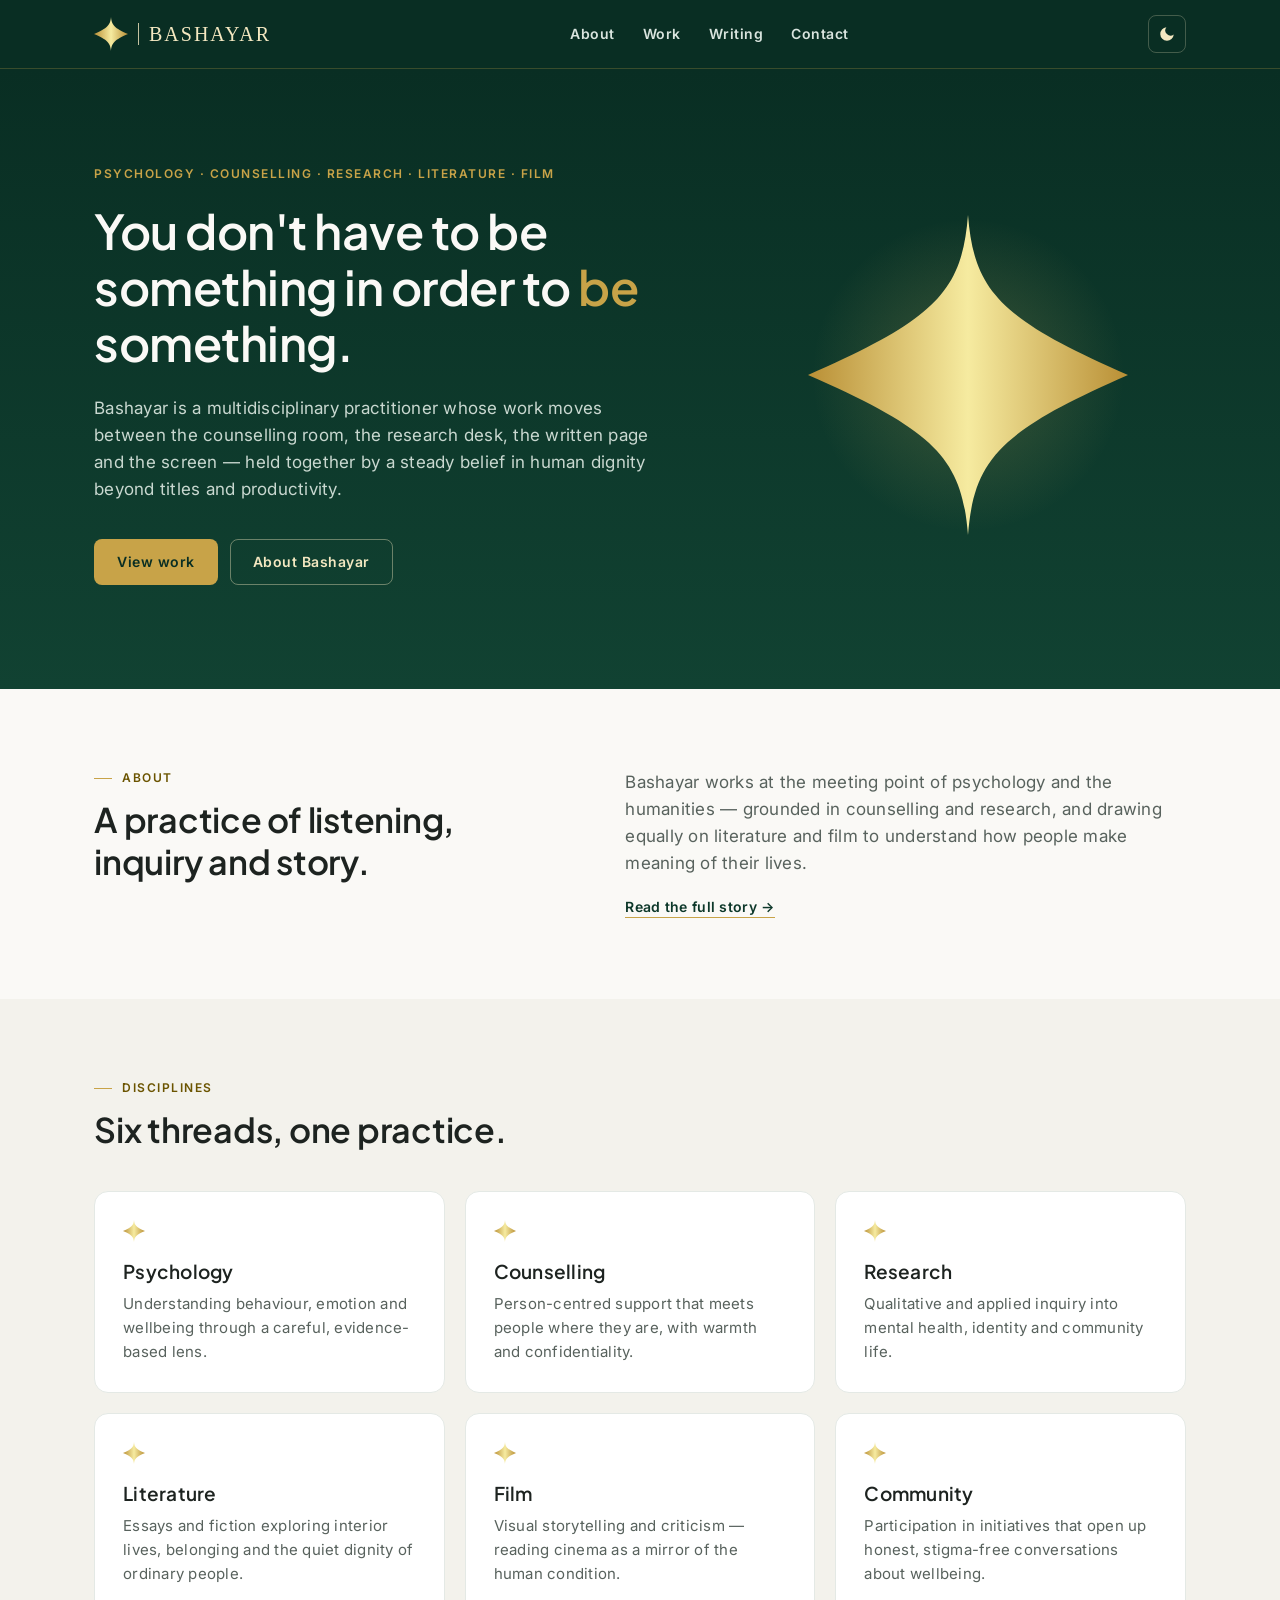
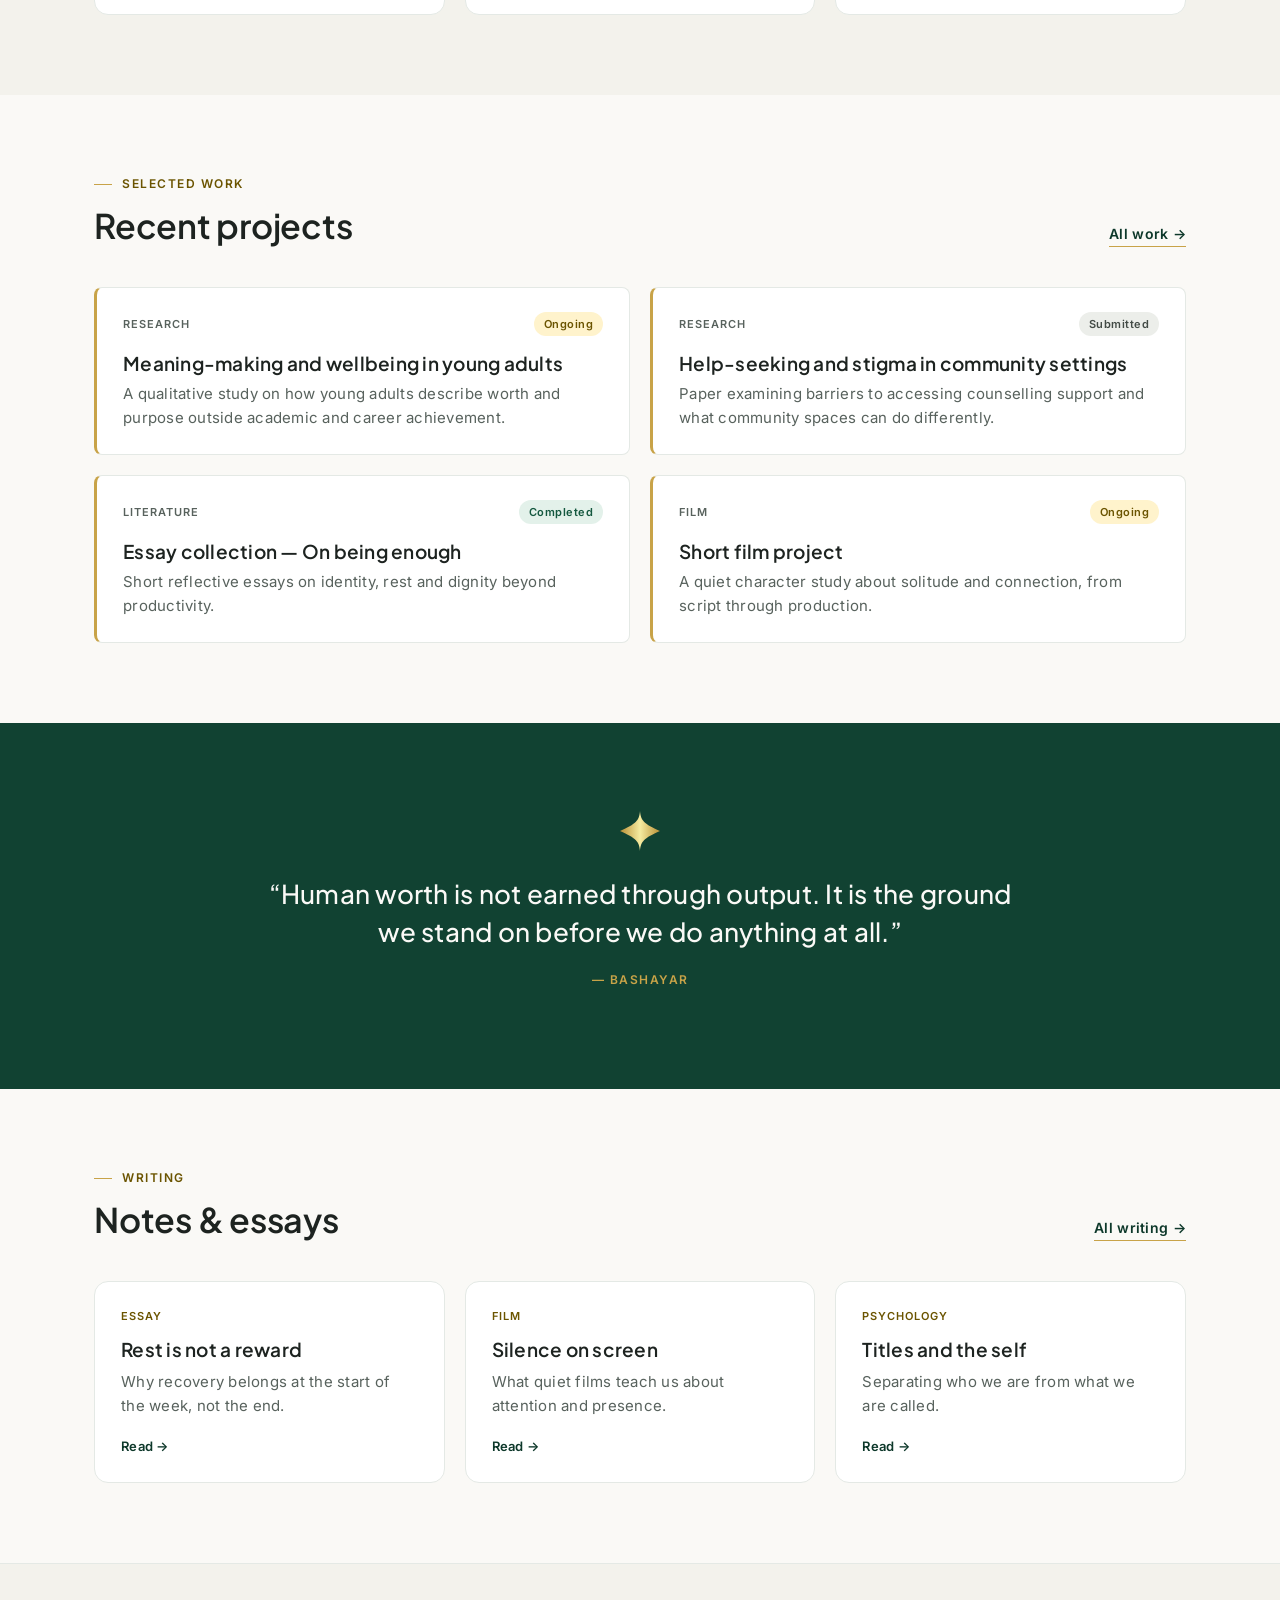
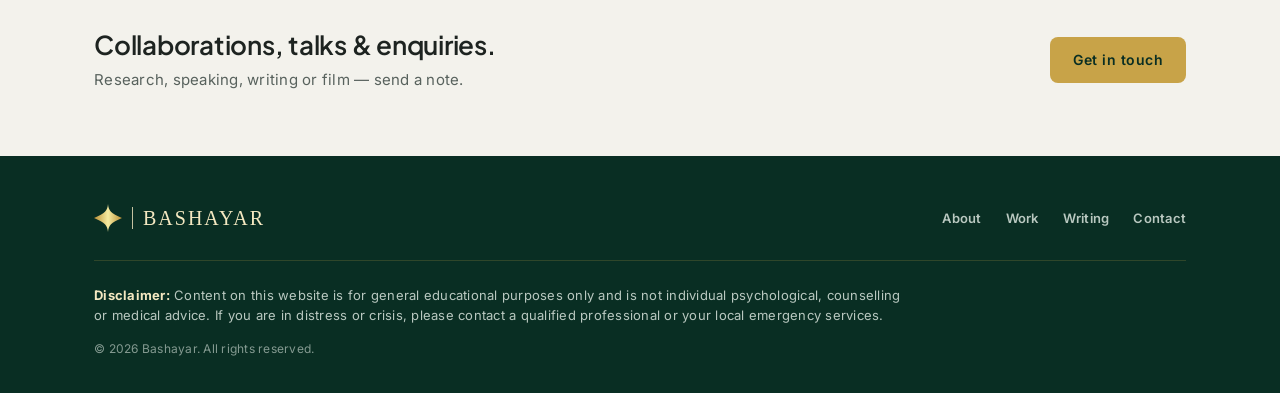
<file: index.html>
<!DOCTYPE html>
<html lang="en" data-theme="light">
<head>
<meta charset="utf-8">
<meta name="viewport" content="width=device-width, initial-scale=1">
<title>Bashayar — Psychology, Research, Literature & Film</title>
<meta name="description" content="Bashayar — a multidisciplinary practice spanning psychology, counselling, research, literature, film and community work.">
<meta property="og:title" content="Bashayar — Psychology, Research, Literature & Film">
<meta property="og:description" content="Bashayar — a multidisciplinary practice spanning psychology, counselling, research, literature, film and community work.">
<meta property="og:image" content="assets/og-image.jpg">
<link rel="icon" href="favicon.svg" type="image/svg+xml">
<link rel="preconnect" href="https://fonts.googleapis.com">
<link rel="preconnect" href="https://fonts.gstatic.com" crossorigin>
<link href="https://fonts.googleapis.com/css2?family=Inter:wght@400;500;600&family=Plus+Jakarta+Sans:wght@500;600&display=swap" rel="stylesheet">
<link rel="stylesheet" href="styles.css">
<script>try{var t=localStorage.getItem('theme');if(t)document.documentElement.dataset.theme=t;else if(matchMedia('(prefers-color-scheme: dark)').matches)document.documentElement.dataset.theme='dark'}catch(e){}</script>
</head>
<body>
<a class="skip" href="#main">Skip to content</a>
<header class="nav">
  <div class="wrap nav-in">
    <a href="index.html" class="brand" aria-label="Bashayar home">
      <img src="assets/star.svg" alt="" width="34" height="34"><span class="brand-bar"></span><span class="brand-word">BASHAYAR</span>
    </a>
    <nav id="menu" class="menu" aria-label="Primary">
      <a href="about.html">About</a>
      <a href="work.html">Work</a>
      <a href="writing.html">Writing</a>
      <a href="contact.html">Contact</a>
    </nav>
    <div class="nav-actions">
      <button class="icon-btn" id="themeBtn" aria-label="Toggle dark mode">
        <svg viewBox="0 0 24 24" width="18" height="18" aria-hidden="true"><path fill="currentColor" d="M21 12.8A9 9 0 1 1 11.2 3a7 7 0 0 0 9.8 9.8Z"/></svg>
      </button>
      <button class="icon-btn menu-btn" id="menuBtn" aria-label="Open menu" aria-expanded="false" aria-controls="menu">
        <svg viewBox="0 0 24 24" width="20" height="20" aria-hidden="true"><path fill="currentColor" d="M3 6h18v2H3zm0 5h18v2H3zm0 5h18v2H3z"/></svg>
      </button>
    </div>
  </div>
</header>

<main id="main">
  <section class="hero">
    <div class="wrap hero-in">
      <div class="hero-text reveal">
        <p class="eyebrow">Psychology · Counselling · Research · Literature · Film</p>
        <h1>You don't have to be something in order to <em>be</em> something.</h1>
        <p class="lead">Bashayar is a multidisciplinary practitioner whose work moves between the counselling room, the research desk, the written page and the screen — held together by a steady belief in human dignity beyond titles and productivity.</p>
        <div class="cta-row">
          <a class="btn btn-primary" href="work.html">View work</a>
          <a class="btn btn-ghost" href="about.html">About Bashayar</a>
        </div>
      </div>
      <div class="hero-mark reveal" aria-hidden="true"><img src="assets/star.svg" alt=""></div>
    </div>
  </section>

  <section class="section">
    <div class="wrap grid-2">
      <div class="reveal">
        <p class="label">About</p>
        <h2>A practice of listening, inquiry and story.</h2>
      </div>
      <div class="prose reveal">
        <p>Bashayar works at the meeting point of psychology and the humanities — grounded in counselling and research, and drawing equally on literature and film to understand how people make meaning of their lives.</p>
        <a class="text-link" href="about.html">Read the full story →</a>
      </div>
    </div>
  </section>

  <section class="section alt">
    <div class="wrap">
      <div class="head reveal"><p class="label">Disciplines</p><h2>Six threads, one practice.</h2></div>
      <div class="cards">
        <article class="card reveal"><span class="card-star"></span><h3>Psychology</h3><p>Understanding behaviour, emotion and wellbeing through a careful, evidence-based lens.</p></article>
        <article class="card reveal"><span class="card-star"></span><h3>Counselling</h3><p>Person-centred support that meets people where they are, with warmth and confidentiality.</p></article>
        <article class="card reveal"><span class="card-star"></span><h3>Research</h3><p>Qualitative and applied inquiry into mental health, identity and community life.</p></article>
        <article class="card reveal"><span class="card-star"></span><h3>Literature</h3><p>Essays and fiction exploring interior lives, belonging and the quiet dignity of ordinary people.</p></article>
        <article class="card reveal"><span class="card-star"></span><h3>Film</h3><p>Visual storytelling and criticism — reading cinema as a mirror of the human condition.</p></article>
        <article class="card reveal"><span class="card-star"></span><h3>Community</h3><p>Participation in initiatives that open up honest, stigma-free conversations about wellbeing.</p></article>
      </div>
    </div>
  </section>

  <section class="section">
    <div class="wrap">
      <div class="head head-row reveal">
        <div><p class="label">Selected work</p><h2>Recent projects</h2></div>
        <a class="text-link" href="work.html">All work →</a>
      </div>
      <div class="work-list">
        <article class="work reveal" data-cat="research">
          <div class="work-meta"><span class="tag">Research</span><span class="pill ongoing">Ongoing</span></div>
          <h3>Meaning-making and wellbeing in young adults</h3>
          <p>A qualitative study on how young adults describe worth and purpose outside academic and career achievement.</p>
        </article>
        <article class="work reveal" data-cat="research">
          <div class="work-meta"><span class="tag">Research</span><span class="pill submitted">Submitted</span></div>
          <h3>Help-seeking and stigma in community settings</h3>
          <p>Paper examining barriers to accessing counselling support and what community spaces can do differently.</p>
        </article>
        <article class="work reveal" data-cat="writing">
          <div class="work-meta"><span class="tag">Literature</span><span class="pill completed">Completed</span></div>
          <h3>Essay collection — On being enough</h3>
          <p>Short reflective essays on identity, rest and dignity beyond productivity.</p>
        </article>
        <article class="work reveal" data-cat="film">
          <div class="work-meta"><span class="tag">Film</span><span class="pill ongoing">Ongoing</span></div>
          <h3>Short film project</h3>
          <p>A quiet character study about solitude and connection, from script through production.</p>
        </article>
      </div>
    </div>
  </section>

  <section class="quote-band">
    <div class="wrap reveal">
      <img src="assets/star.svg" alt="" width="40" height="40">
      <!-- EDIT: replace with a real quote -->
      <blockquote>“Human worth is not earned through output. It is the ground we stand on before we do anything at all.”</blockquote>
      <p class="label light">— Bashayar</p>
    </div>
  </section>

  <section class="section">
    <div class="wrap">
      <div class="head head-row reveal">
        <div><p class="label">Writing</p><h2>Notes &amp; essays</h2></div>
        <a class="text-link" href="writing.html">All writing →</a>
      </div>
      <div class="posts">
        <a class="post reveal" href="post-rest-is-not-a-reward.html" data-cat="essay"><span class="post-date">Essay</span><h3>Rest is not a reward</h3><p>Why recovery belongs at the start of the week, not the end.</p><span class="more">Read →</span></a>
        <a class="post reveal" href="#" data-cat="film"><span class="post-date">Film</span><h3>Silence on screen</h3><p>What quiet films teach us about attention and presence.</p><span class="more">Read →</span></a>
        <a class="post reveal" href="#" data-cat="psychology"><span class="post-date">Psychology</span><h3>Titles and the self</h3><p>Separating who we are from what we are called.</p><span class="more">Read →</span></a>
      </div>
    </div>
  </section>

  <section class="cta-band">
    <div class="wrap cta-in reveal">
      <div>
        <h2>Collaborations, talks &amp; enquiries.</h2>
        <p>Research, speaking, writing or film — send a note.</p>
      </div>
      <a class="btn btn-primary" href="contact.html">Get in touch</a>
    </div>
  </section>
</main>

<footer class="footer">
  <div class="wrap">
    <div class="foot-top">
      <a href="index.html" class="brand light"><img src="assets/star.svg" alt="" width="28" height="28"><span class="brand-bar"></span><span class="brand-word">BASHAYAR</span></a>
      <nav class="foot-links" aria-label="Footer"><a href="about.html">About</a><a href="work.html">Work</a><a href="writing.html">Writing</a><a href="contact.html">Contact</a></nav>
    </div>
    <p class="disclaimer"><strong>Disclaimer:</strong> Content on this website is for general educational purposes only and is not individual psychological, counselling or medical advice. If you are in distress or crisis, please contact a qualified professional or your local emergency services.</p>
    <p class="copy">© <span id="yr"></span> Bashayar. All rights reserved.</p>
  </div>
</footer>
<script src="main.js"></script>
</body>
</html>
</file>
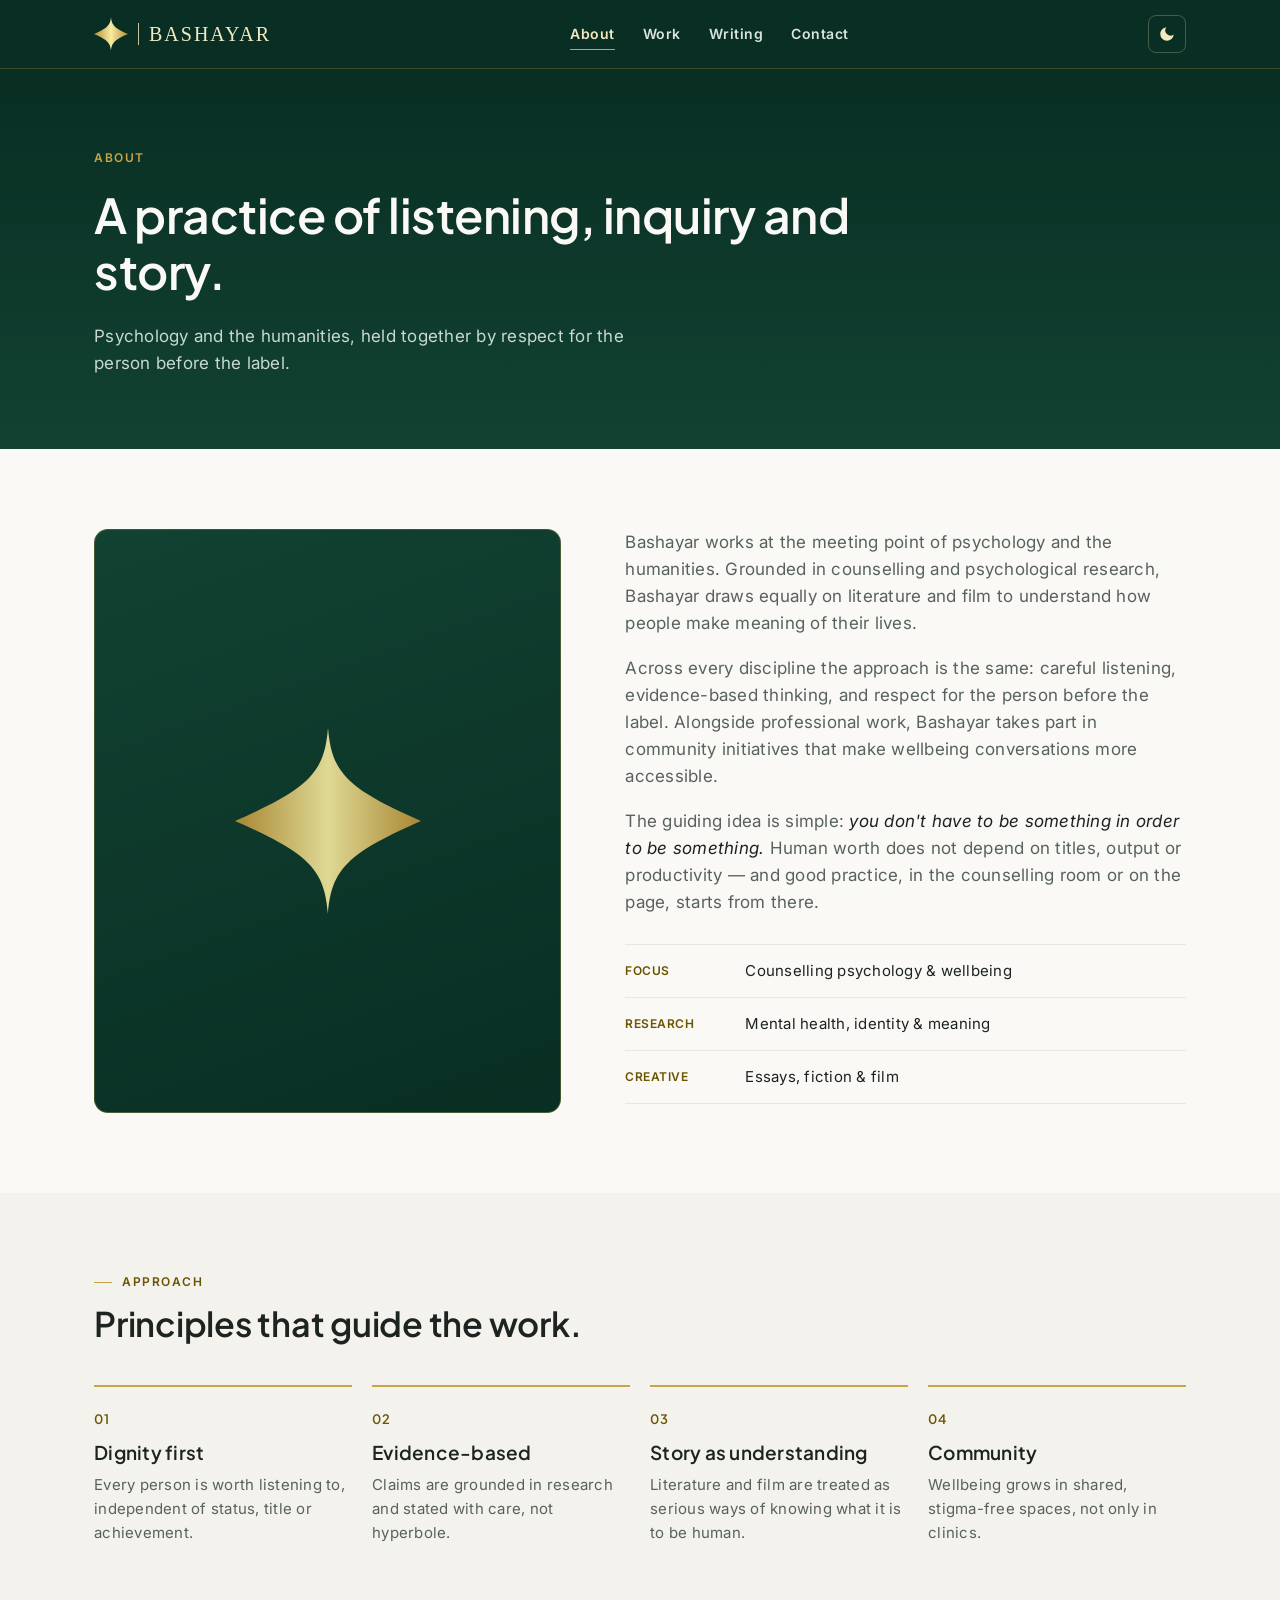
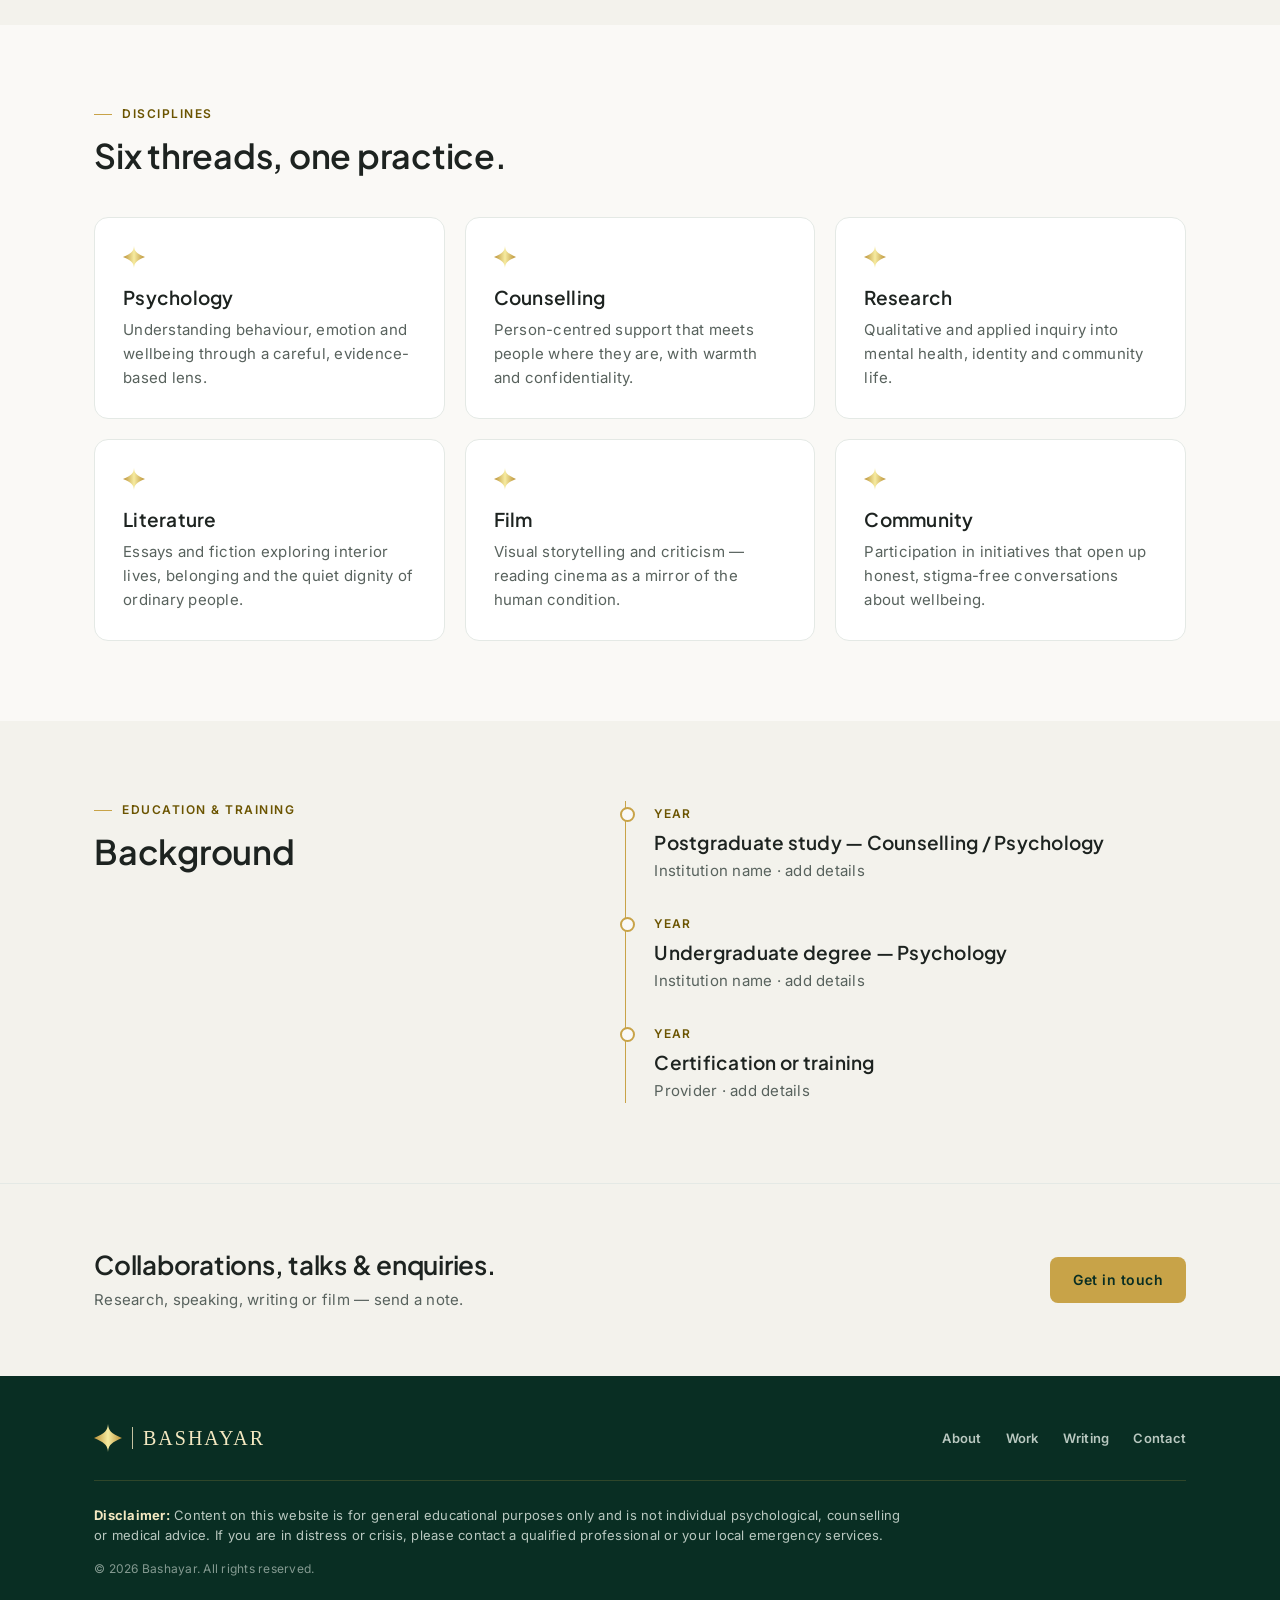
<file: about.html>
<!DOCTYPE html>
<html lang="en" data-theme="light">
<head>
<meta charset="utf-8">
<meta name="viewport" content="width=device-width, initial-scale=1">
<title>About — Bashayar</title>
<meta name="description" content="About Bashayar: psychology, counselling, research, literature, film and community work.">
<meta property="og:title" content="About — Bashayar">
<meta property="og:description" content="About Bashayar: psychology, counselling, research, literature, film and community work.">
<meta property="og:image" content="assets/og-image.jpg">
<link rel="icon" href="favicon.svg" type="image/svg+xml">
<link rel="preconnect" href="https://fonts.googleapis.com">
<link rel="preconnect" href="https://fonts.gstatic.com" crossorigin>
<link href="https://fonts.googleapis.com/css2?family=Inter:wght@400;500;600&family=Plus+Jakarta+Sans:wght@500;600&display=swap" rel="stylesheet">
<link rel="stylesheet" href="styles.css">
<script>try{var t=localStorage.getItem('theme');if(t)document.documentElement.dataset.theme=t;else if(matchMedia('(prefers-color-scheme: dark)').matches)document.documentElement.dataset.theme='dark'}catch(e){}</script>
</head>
<body>
<a class="skip" href="#main">Skip to content</a>
<header class="nav">
  <div class="wrap nav-in">
    <a href="index.html" class="brand" aria-label="Bashayar home">
      <img src="assets/star.svg" alt="" width="34" height="34"><span class="brand-bar"></span><span class="brand-word">BASHAYAR</span>
    </a>
    <nav id="menu" class="menu" aria-label="Primary">
      <a href="about.html" class="active" aria-current="page">About</a>
      <a href="work.html">Work</a>
      <a href="writing.html">Writing</a>
      <a href="contact.html">Contact</a>
    </nav>
    <div class="nav-actions">
      <button class="icon-btn" id="themeBtn" aria-label="Toggle dark mode">
        <svg viewBox="0 0 24 24" width="18" height="18" aria-hidden="true"><path fill="currentColor" d="M21 12.8A9 9 0 1 1 11.2 3a7 7 0 0 0 9.8 9.8Z"/></svg>
      </button>
      <button class="icon-btn menu-btn" id="menuBtn" aria-label="Open menu" aria-expanded="false" aria-controls="menu">
        <svg viewBox="0 0 24 24" width="20" height="20" aria-hidden="true"><path fill="currentColor" d="M3 6h18v2H3zm0 5h18v2H3zm0 5h18v2H3z"/></svg>
      </button>
    </div>
  </div>
</header>

<main id="main">
  <section class="page-hero">
    <div class="wrap reveal">
      <p class="eyebrow">About</p>
      <h1>A practice of listening, inquiry and story.</h1>
      <p class="lead">Psychology and the humanities, held together by respect for the person before the label.</p>
    </div>
  </section>

  <section class="section">
    <div class="wrap grid-2">
      <div class="reveal portrait">
        <!-- EDIT: replace with a portrait: <img src="assets/portrait.jpg" alt="Portrait of Bashayar"> -->
        <div class="portrait-ph"><img src="assets/star.svg" alt=""></div>
      </div>
      <div class="prose reveal">
        <p>Bashayar works at the meeting point of psychology and the humanities. Grounded in counselling and psychological research, Bashayar draws equally on literature and film to understand how people make meaning of their lives.</p>
        <p>Across every discipline the approach is the same: careful listening, evidence-based thinking, and respect for the person before the label. Alongside professional work, Bashayar takes part in community initiatives that make wellbeing conversations more accessible.</p>
        <p>The guiding idea is simple: <em>you don't have to be something in order to be something.</em> Human worth does not depend on titles, output or productivity — and good practice, in the counselling room or on the page, starts from there.</p>
        <ul class="facts">
          <li><span>Focus</span>Counselling psychology &amp; wellbeing</li>
          <li><span>Research</span>Mental health, identity &amp; meaning</li>
          <li><span>Creative</span>Essays, fiction &amp; film</li>
        </ul>
      </div>
    </div>
  </section>

  <section class="section alt">
    <div class="wrap">
      <div class="head reveal"><p class="label">Approach</p><h2>Principles that guide the work.</h2></div>
      <div class="values">
        <div class="value reveal"><span class="num">01</span><h3>Dignity first</h3><p>Every person is worth listening to, independent of status, title or achievement.</p></div>
        <div class="value reveal"><span class="num">02</span><h3>Evidence-based</h3><p>Claims are grounded in research and stated with care, not hyperbole.</p></div>
        <div class="value reveal"><span class="num">03</span><h3>Story as understanding</h3><p>Literature and film are treated as serious ways of knowing what it is to be human.</p></div>
        <div class="value reveal"><span class="num">04</span><h3>Community</h3><p>Wellbeing grows in shared, stigma-free spaces, not only in clinics.</p></div>
      </div>
    </div>
  </section>

  <section class="section">
    <div class="wrap">
      <div class="head reveal"><p class="label">Disciplines</p><h2>Six threads, one practice.</h2></div>
      <div class="cards">
        <article class="card reveal"><span class="card-star"></span><h3>Psychology</h3><p>Understanding behaviour, emotion and wellbeing through a careful, evidence-based lens.</p></article>
        <article class="card reveal"><span class="card-star"></span><h3>Counselling</h3><p>Person-centred support that meets people where they are, with warmth and confidentiality.</p></article>
        <article class="card reveal"><span class="card-star"></span><h3>Research</h3><p>Qualitative and applied inquiry into mental health, identity and community life.</p></article>
        <article class="card reveal"><span class="card-star"></span><h3>Literature</h3><p>Essays and fiction exploring interior lives, belonging and the quiet dignity of ordinary people.</p></article>
        <article class="card reveal"><span class="card-star"></span><h3>Film</h3><p>Visual storytelling and criticism — reading cinema as a mirror of the human condition.</p></article>
        <article class="card reveal"><span class="card-star"></span><h3>Community</h3><p>Participation in initiatives that open up honest, stigma-free conversations about wellbeing.</p></article>
      </div>
    </div>
  </section>

  <section class="section alt">
    <div class="wrap grid-2">
      <div class="reveal"><p class="label">Education &amp; training</p><h2>Background</h2></div>
      <!-- EDIT: replace with real qualifications, institutions and years -->
      <ol class="timeline reveal">
        <li><span class="t-year">Year</span><h3>Postgraduate study — Counselling / Psychology</h3><p>Institution name · add details</p></li>
        <li><span class="t-year">Year</span><h3>Undergraduate degree — Psychology</h3><p>Institution name · add details</p></li>
        <li><span class="t-year">Year</span><h3>Certification or training</h3><p>Provider · add details</p></li>
      </ol>
    </div>
  </section>

  <section class="cta-band">
    <div class="wrap cta-in reveal">
      <div>
        <h2>Collaborations, talks &amp; enquiries.</h2>
        <p>Research, speaking, writing or film — send a note.</p>
      </div>
      <a class="btn btn-primary" href="contact.html">Get in touch</a>
    </div>
  </section>
</main>

<footer class="footer">
  <div class="wrap">
    <div class="foot-top">
      <a href="index.html" class="brand light"><img src="assets/star.svg" alt="" width="28" height="28"><span class="brand-bar"></span><span class="brand-word">BASHAYAR</span></a>
      <nav class="foot-links" aria-label="Footer"><a href="about.html">About</a><a href="work.html">Work</a><a href="writing.html">Writing</a><a href="contact.html">Contact</a></nav>
    </div>
    <p class="disclaimer"><strong>Disclaimer:</strong> Content on this website is for general educational purposes only and is not individual psychological, counselling or medical advice. If you are in distress or crisis, please contact a qualified professional or your local emergency services.</p>
    <p class="copy">© <span id="yr"></span> Bashayar. All rights reserved.</p>
  </div>
</footer>
<script src="main.js"></script>
</body>
</html>
</file>
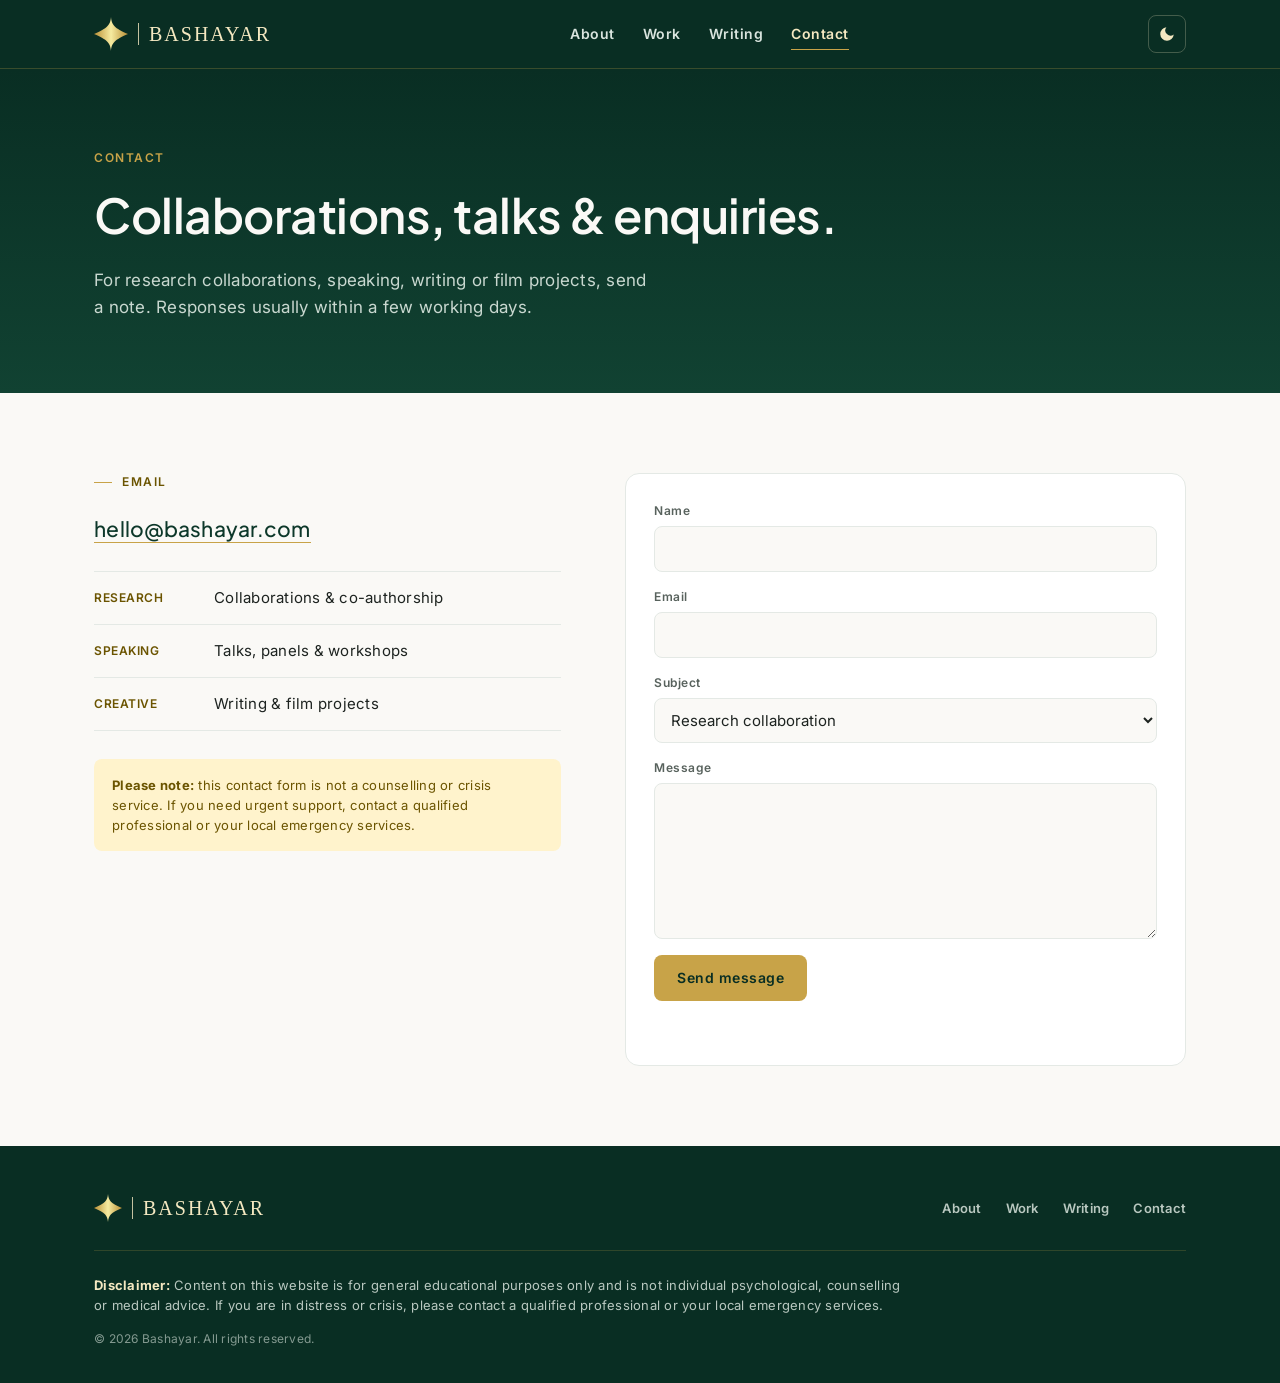
<file: contact.html>
<!DOCTYPE html>
<html lang="en" data-theme="light">
<head>
<meta charset="utf-8">
<meta name="viewport" content="width=device-width, initial-scale=1">
<title>Contact — Bashayar</title>
<meta name="description" content="Contact Bashayar for research collaborations, talks, writing and film projects.">
<meta property="og:title" content="Contact — Bashayar">
<meta property="og:description" content="Contact Bashayar for research collaborations, talks, writing and film projects.">
<meta property="og:image" content="assets/og-image.jpg">
<link rel="icon" href="favicon.svg" type="image/svg+xml">
<link rel="preconnect" href="https://fonts.googleapis.com">
<link rel="preconnect" href="https://fonts.gstatic.com" crossorigin>
<link href="https://fonts.googleapis.com/css2?family=Inter:wght@400;500;600&family=Plus+Jakarta+Sans:wght@500;600&display=swap" rel="stylesheet">
<link rel="stylesheet" href="styles.css">
<script>try{var t=localStorage.getItem('theme');if(t)document.documentElement.dataset.theme=t;else if(matchMedia('(prefers-color-scheme: dark)').matches)document.documentElement.dataset.theme='dark'}catch(e){}</script>
</head>
<body>
<a class="skip" href="#main">Skip to content</a>
<header class="nav">
  <div class="wrap nav-in">
    <a href="index.html" class="brand" aria-label="Bashayar home">
      <img src="assets/star.svg" alt="" width="34" height="34"><span class="brand-bar"></span><span class="brand-word">BASHAYAR</span>
    </a>
    <nav id="menu" class="menu" aria-label="Primary">
      <a href="about.html">About</a>
      <a href="work.html">Work</a>
      <a href="writing.html">Writing</a>
      <a href="contact.html" class="active" aria-current="page">Contact</a>
    </nav>
    <div class="nav-actions">
      <button class="icon-btn" id="themeBtn" aria-label="Toggle dark mode">
        <svg viewBox="0 0 24 24" width="18" height="18" aria-hidden="true"><path fill="currentColor" d="M21 12.8A9 9 0 1 1 11.2 3a7 7 0 0 0 9.8 9.8Z"/></svg>
      </button>
      <button class="icon-btn menu-btn" id="menuBtn" aria-label="Open menu" aria-expanded="false" aria-controls="menu">
        <svg viewBox="0 0 24 24" width="20" height="20" aria-hidden="true"><path fill="currentColor" d="M3 6h18v2H3zm0 5h18v2H3zm0 5h18v2H3z"/></svg>
      </button>
    </div>
  </div>
</header>

<main id="main">
  <section class="page-hero">
    <div class="wrap reveal">
      <p class="eyebrow">Contact</p>
      <h1>Collaborations, talks &amp; enquiries.</h1>
      <p class="lead">For research collaborations, speaking, writing or film projects, send a note. Responses usually within a few working days.</p>
    </div>
  </section>

  <section class="section">
    <div class="wrap grid-2">
      <div class="reveal">
        <p class="label">Email</p>
        <!-- EDIT: set real email (the form sends to this address) -->
        <p class="contact-line"><a id="contactEmail" href="mailto:hello@bashayar.com">hello@bashayar.com</a></p>
        <ul class="facts">
          <li><span>Research</span>Collaborations &amp; co-authorship</li>
          <li><span>Speaking</span>Talks, panels &amp; workshops</li>
          <li><span>Creative</span>Writing &amp; film projects</li>
        </ul>
        <div class="notice">
          <strong>Please note:</strong> this contact form is not a counselling or crisis service. If you need urgent support, contact a qualified professional or your local emergency services.
        </div>
      </div>
      <form class="form reveal" id="contactForm">
        <label>Name<input name="name" required autocomplete="name"></label>
        <label>Email<input name="email" type="email" required autocomplete="email"></label>
        <label>Subject
          <select name="subject"><option>Research collaboration</option><option>Speaking / talk</option><option>Writing</option><option>Film</option><option>Other</option></select>
        </label>
        <label>Message<textarea name="message" rows="6" required></textarea></label>
        <button class="btn btn-primary" type="submit">Send message</button>
        <p class="form-note" id="formNote" role="status"></p>
      </form>
    </div>
  </section>
</main>

<footer class="footer">
  <div class="wrap">
    <div class="foot-top">
      <a href="index.html" class="brand light"><img src="assets/star.svg" alt="" width="28" height="28"><span class="brand-bar"></span><span class="brand-word">BASHAYAR</span></a>
      <nav class="foot-links" aria-label="Footer"><a href="about.html">About</a><a href="work.html">Work</a><a href="writing.html">Writing</a><a href="contact.html">Contact</a></nav>
    </div>
    <p class="disclaimer"><strong>Disclaimer:</strong> Content on this website is for general educational purposes only and is not individual psychological, counselling or medical advice. If you are in distress or crisis, please contact a qualified professional or your local emergency services.</p>
    <p class="copy">© <span id="yr"></span> Bashayar. All rights reserved.</p>
  </div>
</footer>
<script src="main.js"></script>
</body>
</html>
</file>
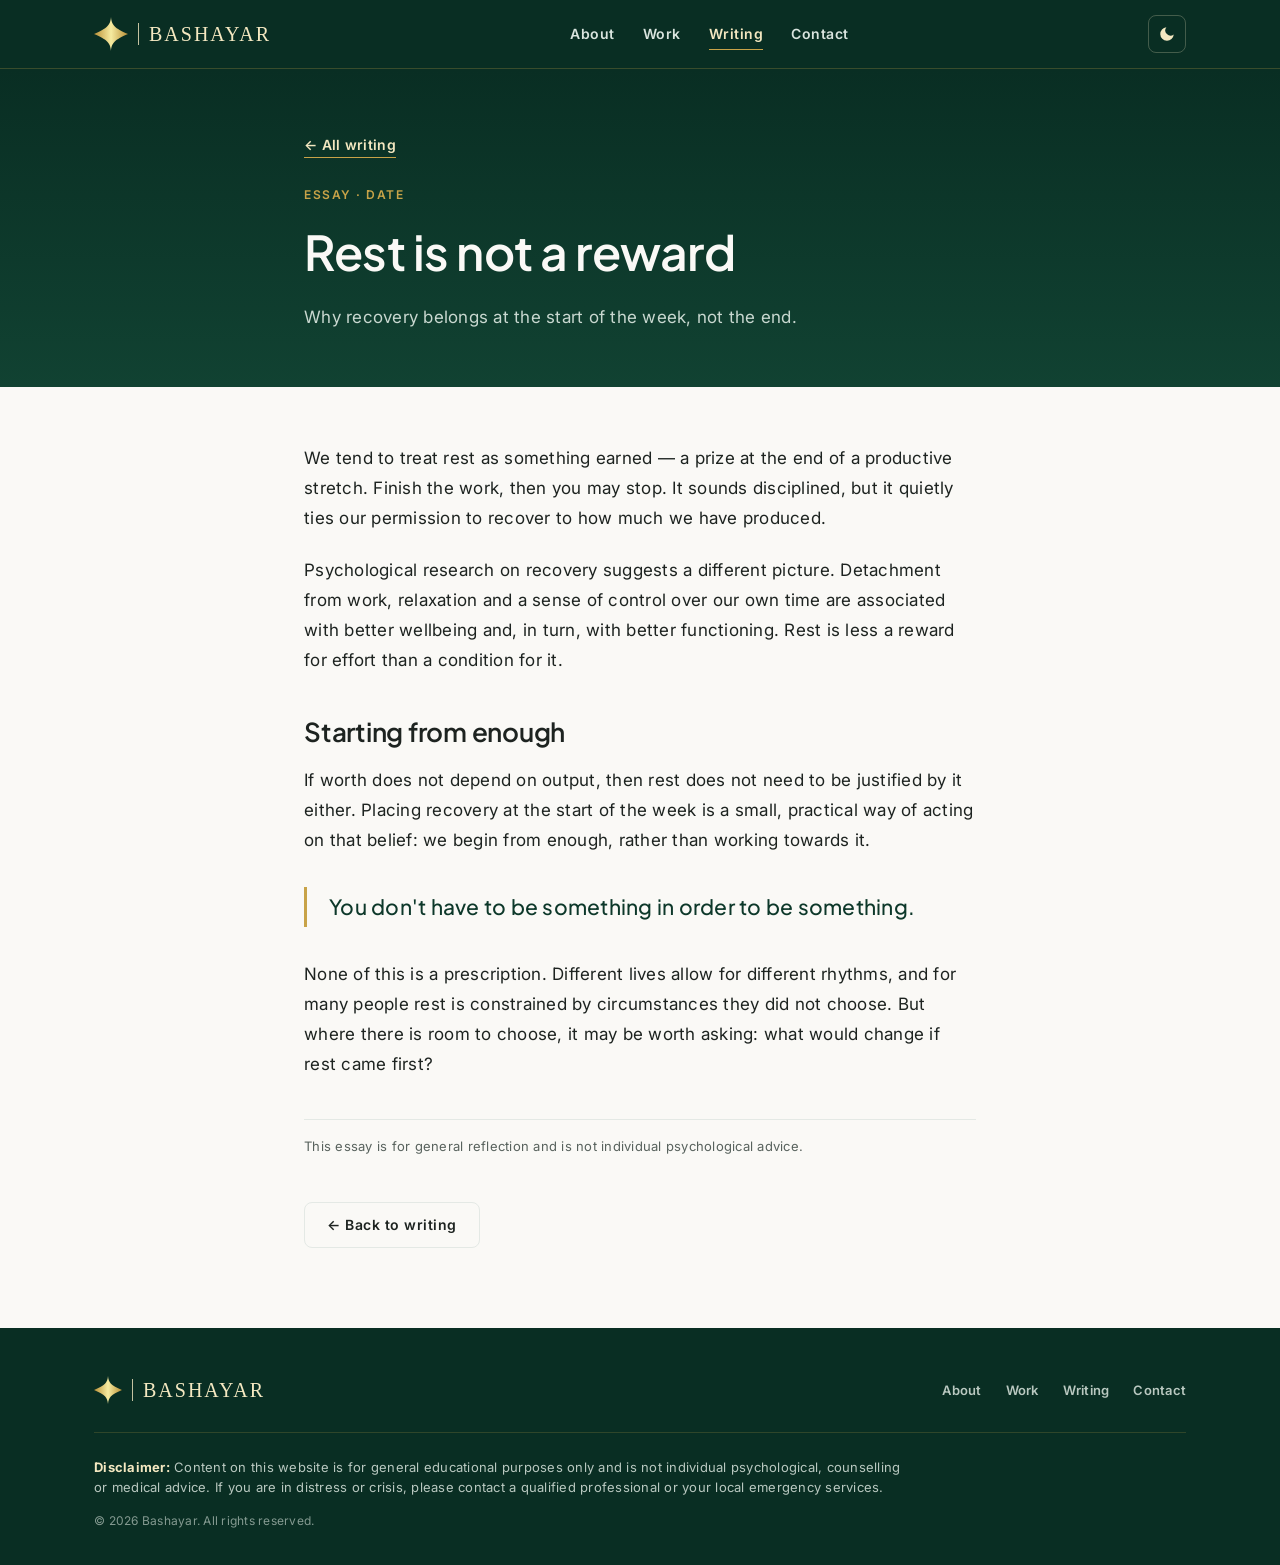
<file: post-rest-is-not-a-reward.html>
<!DOCTYPE html>
<html lang="en" data-theme="light">
<head>
<meta charset="utf-8">
<meta name="viewport" content="width=device-width, initial-scale=1">
<title>Rest is not a reward — Bashayar</title>
<meta name="description" content="Why recovery belongs at the start of the week, not the end.">
<meta property="og:title" content="Rest is not a reward — Bashayar">
<meta property="og:description" content="Why recovery belongs at the start of the week, not the end.">
<meta property="og:image" content="assets/og-image.jpg">
<link rel="icon" href="favicon.svg" type="image/svg+xml">
<link rel="preconnect" href="https://fonts.googleapis.com">
<link rel="preconnect" href="https://fonts.gstatic.com" crossorigin>
<link href="https://fonts.googleapis.com/css2?family=Inter:wght@400;500;600&family=Plus+Jakarta+Sans:wght@500;600&display=swap" rel="stylesheet">
<link rel="stylesheet" href="styles.css">
<script>try{var t=localStorage.getItem('theme');if(t)document.documentElement.dataset.theme=t;else if(matchMedia('(prefers-color-scheme: dark)').matches)document.documentElement.dataset.theme='dark'}catch(e){}</script>
</head>
<body>
<a class="skip" href="#main">Skip to content</a>
<header class="nav">
  <div class="wrap nav-in">
    <a href="index.html" class="brand" aria-label="Bashayar home">
      <img src="assets/star.svg" alt="" width="34" height="34"><span class="brand-bar"></span><span class="brand-word">BASHAYAR</span>
    </a>
    <nav id="menu" class="menu" aria-label="Primary">
      <a href="about.html">About</a>
      <a href="work.html">Work</a>
      <a href="writing.html" class="active" aria-current="page">Writing</a>
      <a href="contact.html">Contact</a>
    </nav>
    <div class="nav-actions">
      <button class="icon-btn" id="themeBtn" aria-label="Toggle dark mode">
        <svg viewBox="0 0 24 24" width="18" height="18" aria-hidden="true"><path fill="currentColor" d="M21 12.8A9 9 0 1 1 11.2 3a7 7 0 0 0 9.8 9.8Z"/></svg>
      </button>
      <button class="icon-btn menu-btn" id="menuBtn" aria-label="Open menu" aria-expanded="false" aria-controls="menu">
        <svg viewBox="0 0 24 24" width="20" height="20" aria-hidden="true"><path fill="currentColor" d="M3 6h18v2H3zm0 5h18v2H3zm0 5h18v2H3z"/></svg>
      </button>
    </div>
  </div>
</header>

<main id="main">
  <article class="article">
    <header class="article-head">
      <div class="wrap-narrow reveal">
        <a class="text-link back" href="writing.html">← All writing</a>
        <p class="eyebrow">Essay · <!-- EDIT: date -->Date</p>
        <h1>Rest is not a reward</h1>
        <p class="lead">Why recovery belongs at the start of the week, not the end.</p>
      </div>
    </header>
    <!-- EDIT: article body. This file is the template for every post. -->
    <div class="wrap-narrow article-body reveal">
      <p>We tend to treat rest as something earned — a prize at the end of a productive stretch. Finish the work, then you may stop. It sounds disciplined, but it quietly ties our permission to recover to how much we have produced.</p>
      <p>Psychological research on recovery suggests a different picture. Detachment from work, relaxation and a sense of control over our own time are associated with better wellbeing and, in turn, with better functioning. Rest is less a reward for effort than a condition for it.</p>
      <h2>Starting from enough</h2>
      <p>If worth does not depend on output, then rest does not need to be justified by it either. Placing recovery at the start of the week is a small, practical way of acting on that belief: we begin from enough, rather than working towards it.</p>
      <blockquote>You don't have to be something in order to be something.</blockquote>
      <p>None of this is a prescription. Different lives allow for different rhythms, and for many people rest is constrained by circumstances they did not choose. But where there is room to choose, it may be worth asking: what would change if rest came first?</p>
      <p class="article-note">This essay is for general reflection and is not individual psychological advice.</p>
    </div>
    <footer class="wrap-narrow article-foot">
      <a class="btn btn-outline" href="writing.html">← Back to writing</a>
    </footer>
  </article>
</main>

<footer class="footer">
  <div class="wrap">
    <div class="foot-top">
      <a href="index.html" class="brand light"><img src="assets/star.svg" alt="" width="28" height="28"><span class="brand-bar"></span><span class="brand-word">BASHAYAR</span></a>
      <nav class="foot-links" aria-label="Footer"><a href="about.html">About</a><a href="work.html">Work</a><a href="writing.html">Writing</a><a href="contact.html">Contact</a></nav>
    </div>
    <p class="disclaimer"><strong>Disclaimer:</strong> Content on this website is for general educational purposes only and is not individual psychological, counselling or medical advice. If you are in distress or crisis, please contact a qualified professional or your local emergency services.</p>
    <p class="copy">© <span id="yr"></span> Bashayar. All rights reserved.</p>
  </div>
</footer>
<script src="main.js"></script>
</body>
</html>
</file>
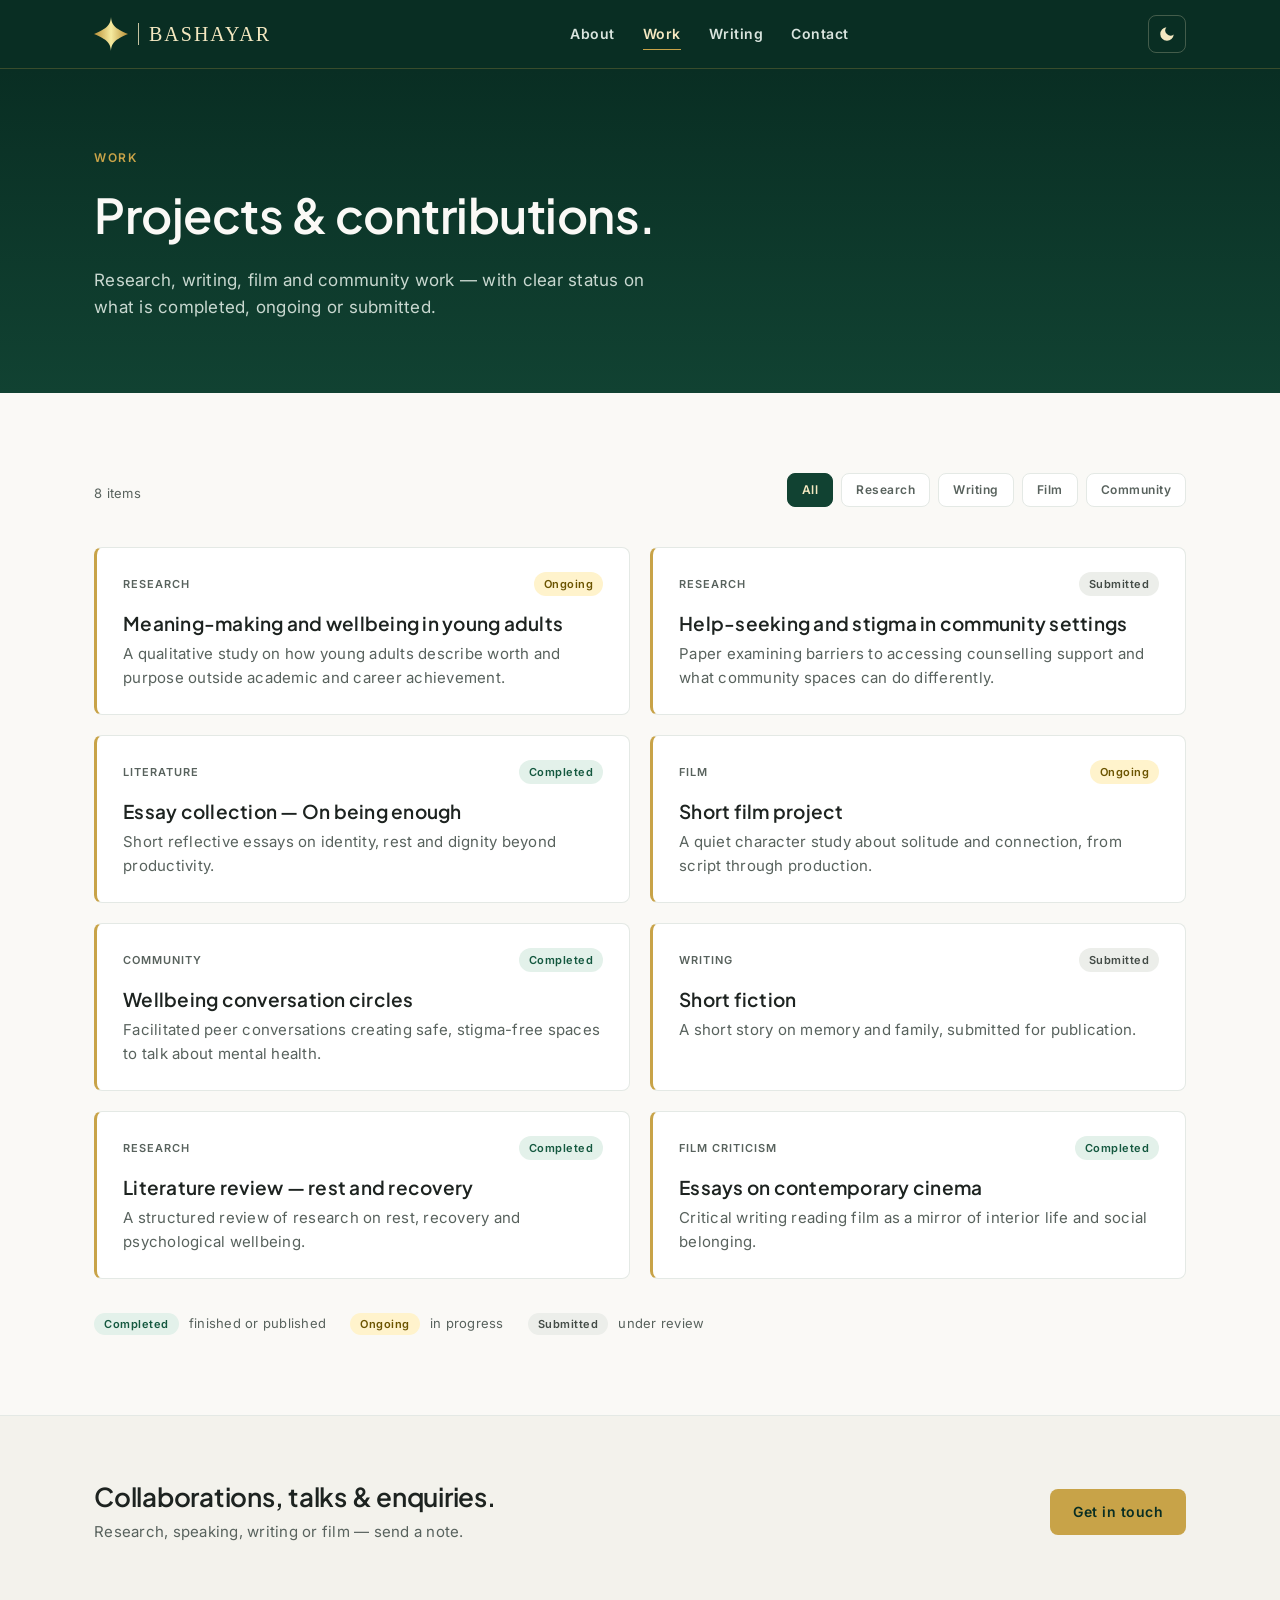
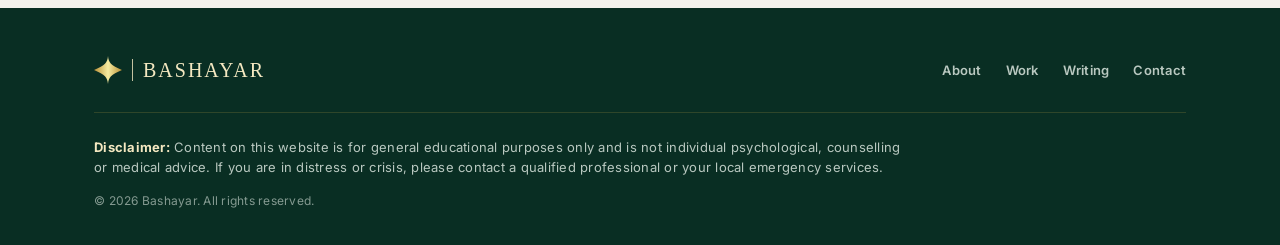
<file: work.html>
<!DOCTYPE html>
<html lang="en" data-theme="light">
<head>
<meta charset="utf-8">
<meta name="viewport" content="width=device-width, initial-scale=1">
<title>Work — Bashayar</title>
<meta name="description" content="Selected research, writing, film and community projects by Bashayar.">
<meta property="og:title" content="Work — Bashayar">
<meta property="og:description" content="Selected research, writing, film and community projects by Bashayar.">
<meta property="og:image" content="assets/og-image.jpg">
<link rel="icon" href="favicon.svg" type="image/svg+xml">
<link rel="preconnect" href="https://fonts.googleapis.com">
<link rel="preconnect" href="https://fonts.gstatic.com" crossorigin>
<link href="https://fonts.googleapis.com/css2?family=Inter:wght@400;500;600&family=Plus+Jakarta+Sans:wght@500;600&display=swap" rel="stylesheet">
<link rel="stylesheet" href="styles.css">
<script>try{var t=localStorage.getItem('theme');if(t)document.documentElement.dataset.theme=t;else if(matchMedia('(prefers-color-scheme: dark)').matches)document.documentElement.dataset.theme='dark'}catch(e){}</script>
</head>
<body>
<a class="skip" href="#main">Skip to content</a>
<header class="nav">
  <div class="wrap nav-in">
    <a href="index.html" class="brand" aria-label="Bashayar home">
      <img src="assets/star.svg" alt="" width="34" height="34"><span class="brand-bar"></span><span class="brand-word">BASHAYAR</span>
    </a>
    <nav id="menu" class="menu" aria-label="Primary">
      <a href="about.html">About</a>
      <a href="work.html" class="active" aria-current="page">Work</a>
      <a href="writing.html">Writing</a>
      <a href="contact.html">Contact</a>
    </nav>
    <div class="nav-actions">
      <button class="icon-btn" id="themeBtn" aria-label="Toggle dark mode">
        <svg viewBox="0 0 24 24" width="18" height="18" aria-hidden="true"><path fill="currentColor" d="M21 12.8A9 9 0 1 1 11.2 3a7 7 0 0 0 9.8 9.8Z"/></svg>
      </button>
      <button class="icon-btn menu-btn" id="menuBtn" aria-label="Open menu" aria-expanded="false" aria-controls="menu">
        <svg viewBox="0 0 24 24" width="20" height="20" aria-hidden="true"><path fill="currentColor" d="M3 6h18v2H3zm0 5h18v2H3zm0 5h18v2H3z"/></svg>
      </button>
    </div>
  </div>
</header>

<main id="main">
  <section class="page-hero">
    <div class="wrap reveal">
      <p class="eyebrow">Work</p>
      <h1>Projects &amp; contributions.</h1>
      <p class="lead">Research, writing, film and community work — with clear status on what is completed, ongoing or submitted.</p>
    </div>
  </section>

  <section class="section">
    <div class="wrap">
      <div class="head head-row reveal">
        <p class="muted small" id="workCount"></p>
        <div class="filters" aria-label="Filter work">
          <button class="chip-btn active" data-filter="all" aria-pressed="true">All</button>
          <button class="chip-btn" data-filter="research" aria-pressed="false">Research</button>
          <button class="chip-btn" data-filter="writing" aria-pressed="false">Writing</button>
          <button class="chip-btn" data-filter="film" aria-pressed="false">Film</button>
          <button class="chip-btn" data-filter="community" aria-pressed="false">Community</button>
        </div>
      </div>
      <!-- EDIT: work items. data-cat: research | writing | film | community. pill: completed | ongoing | submitted -->
      <div class="work-list" data-filter-target>
        <article class="work reveal" data-cat="research">
          <div class="work-meta"><span class="tag">Research</span><span class="pill ongoing">Ongoing</span></div>
          <h3>Meaning-making and wellbeing in young adults</h3>
          <p>A qualitative study on how young adults describe worth and purpose outside academic and career achievement.</p>
        </article>
        <article class="work reveal" data-cat="research">
          <div class="work-meta"><span class="tag">Research</span><span class="pill submitted">Submitted</span></div>
          <h3>Help-seeking and stigma in community settings</h3>
          <p>Paper examining barriers to accessing counselling support and what community spaces can do differently.</p>
        </article>
        <article class="work reveal" data-cat="writing">
          <div class="work-meta"><span class="tag">Literature</span><span class="pill completed">Completed</span></div>
          <h3>Essay collection — On being enough</h3>
          <p>Short reflective essays on identity, rest and dignity beyond productivity.</p>
        </article>
        <article class="work reveal" data-cat="film">
          <div class="work-meta"><span class="tag">Film</span><span class="pill ongoing">Ongoing</span></div>
          <h3>Short film project</h3>
          <p>A quiet character study about solitude and connection, from script through production.</p>
        </article>
        <article class="work reveal" data-cat="community">
          <div class="work-meta"><span class="tag">Community</span><span class="pill completed">Completed</span></div>
          <h3>Wellbeing conversation circles</h3>
          <p>Facilitated peer conversations creating safe, stigma-free spaces to talk about mental health.</p>
        </article>
        <article class="work reveal" data-cat="writing">
          <div class="work-meta"><span class="tag">Writing</span><span class="pill submitted">Submitted</span></div>
          <h3>Short fiction</h3>
          <p>A short story on memory and family, submitted for publication.</p>
        </article>
        <article class="work reveal" data-cat="research">
          <div class="work-meta"><span class="tag">Research</span><span class="pill completed">Completed</span></div>
          <h3>Literature review — rest and recovery</h3>
          <p>A structured review of research on rest, recovery and psychological wellbeing.</p>
        </article>
        <article class="work reveal" data-cat="film">
          <div class="work-meta"><span class="tag">Film criticism</span><span class="pill completed">Completed</span></div>
          <h3>Essays on contemporary cinema</h3>
          <p>Critical writing reading film as a mirror of interior life and social belonging.</p>
        </article>
      </div>
      <div class="legend reveal">
        <span><span class="pill completed">Completed</span> finished or published</span>
        <span><span class="pill ongoing">Ongoing</span> in progress</span>
        <span><span class="pill submitted">Submitted</span> under review</span>
      </div>
    </div>
  </section>

  <section class="cta-band">
    <div class="wrap cta-in reveal">
      <div>
        <h2>Collaborations, talks &amp; enquiries.</h2>
        <p>Research, speaking, writing or film — send a note.</p>
      </div>
      <a class="btn btn-primary" href="contact.html">Get in touch</a>
    </div>
  </section>
</main>

<footer class="footer">
  <div class="wrap">
    <div class="foot-top">
      <a href="index.html" class="brand light"><img src="assets/star.svg" alt="" width="28" height="28"><span class="brand-bar"></span><span class="brand-word">BASHAYAR</span></a>
      <nav class="foot-links" aria-label="Footer"><a href="about.html">About</a><a href="work.html">Work</a><a href="writing.html">Writing</a><a href="contact.html">Contact</a></nav>
    </div>
    <p class="disclaimer"><strong>Disclaimer:</strong> Content on this website is for general educational purposes only and is not individual psychological, counselling or medical advice. If you are in distress or crisis, please contact a qualified professional or your local emergency services.</p>
    <p class="copy">© <span id="yr"></span> Bashayar. All rights reserved.</p>
  </div>
</footer>
<script src="main.js"></script>
</body>
</html>
</file>
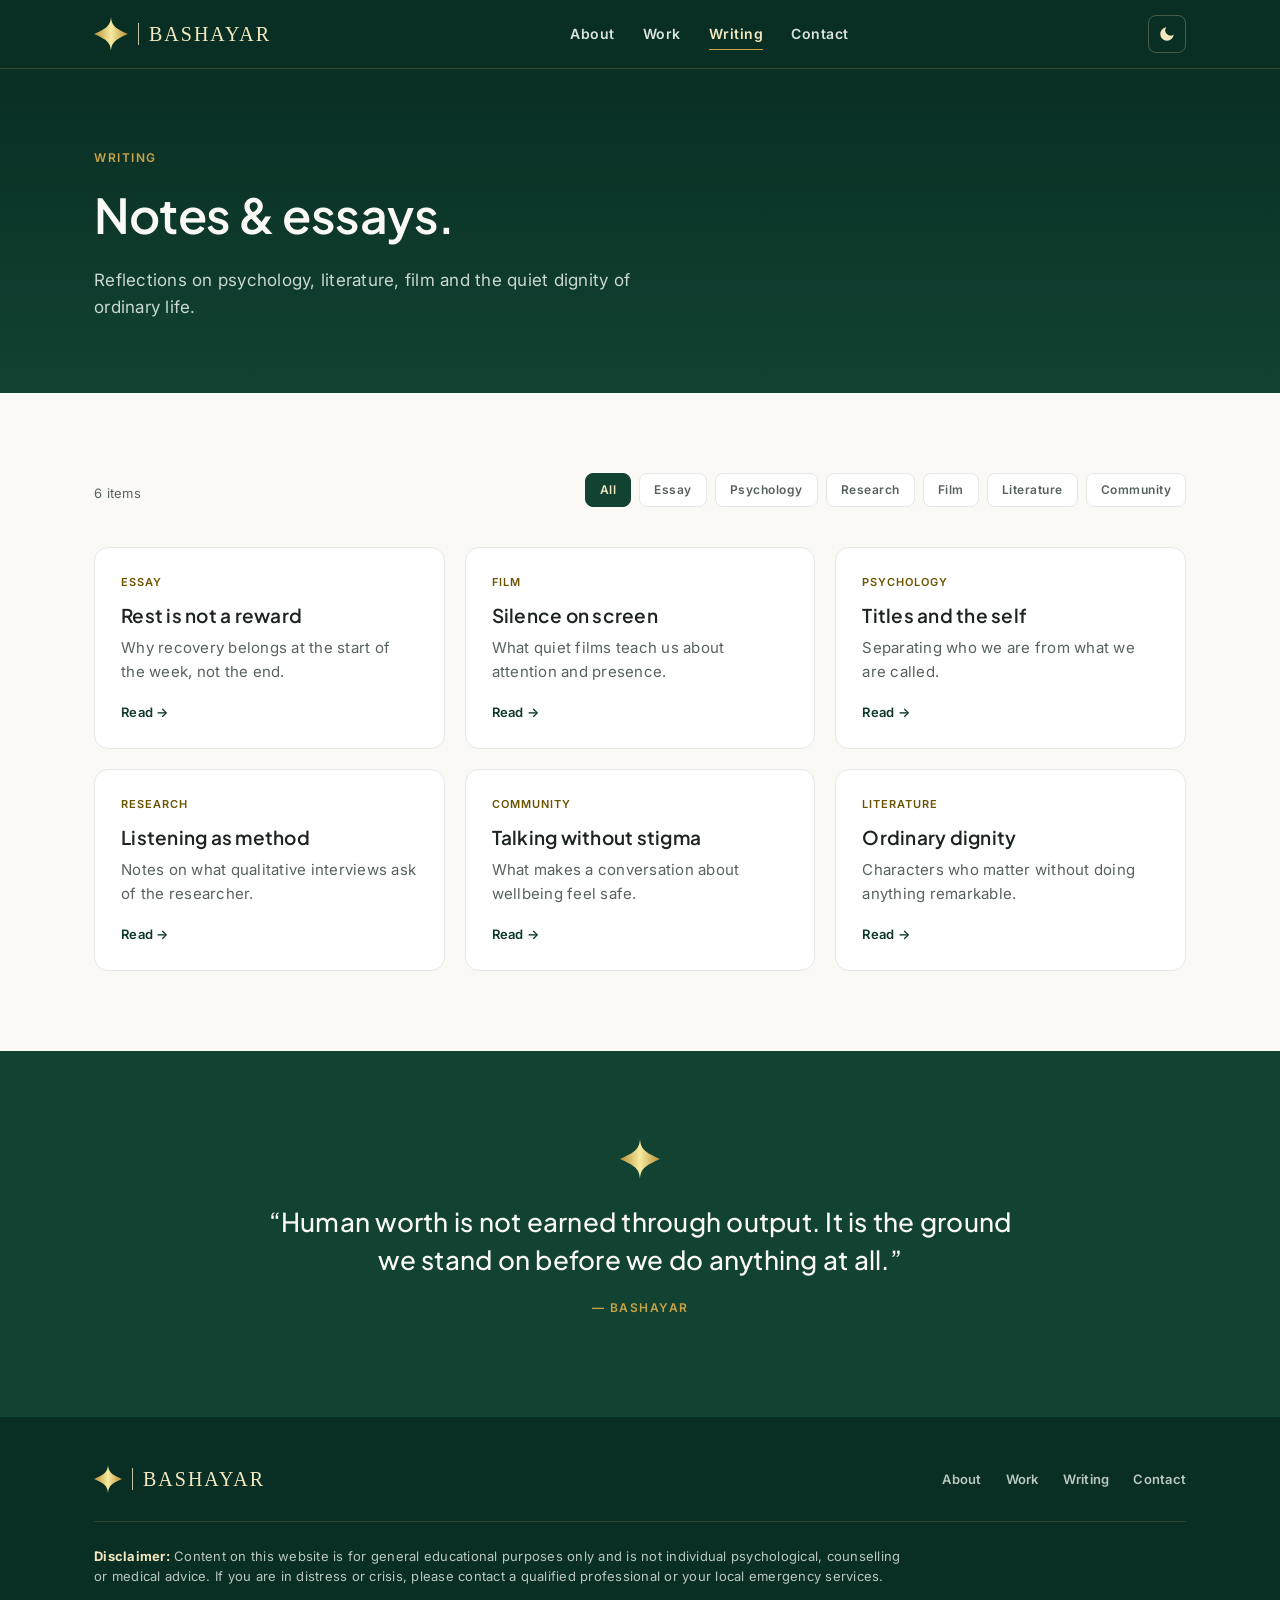
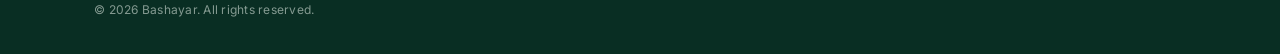
<file: writing.html>
<!DOCTYPE html>
<html lang="en" data-theme="light">
<head>
<meta charset="utf-8">
<meta name="viewport" content="width=device-width, initial-scale=1">
<title>Writing — Bashayar</title>
<meta name="description" content="Essays and notes by Bashayar on psychology, literature, film and community.">
<meta property="og:title" content="Writing — Bashayar">
<meta property="og:description" content="Essays and notes by Bashayar on psychology, literature, film and community.">
<meta property="og:image" content="assets/og-image.jpg">
<link rel="icon" href="favicon.svg" type="image/svg+xml">
<link rel="preconnect" href="https://fonts.googleapis.com">
<link rel="preconnect" href="https://fonts.gstatic.com" crossorigin>
<link href="https://fonts.googleapis.com/css2?family=Inter:wght@400;500;600&family=Plus+Jakarta+Sans:wght@500;600&display=swap" rel="stylesheet">
<link rel="stylesheet" href="styles.css">
<script>try{var t=localStorage.getItem('theme');if(t)document.documentElement.dataset.theme=t;else if(matchMedia('(prefers-color-scheme: dark)').matches)document.documentElement.dataset.theme='dark'}catch(e){}</script>
</head>
<body>
<a class="skip" href="#main">Skip to content</a>
<header class="nav">
  <div class="wrap nav-in">
    <a href="index.html" class="brand" aria-label="Bashayar home">
      <img src="assets/star.svg" alt="" width="34" height="34"><span class="brand-bar"></span><span class="brand-word">BASHAYAR</span>
    </a>
    <nav id="menu" class="menu" aria-label="Primary">
      <a href="about.html">About</a>
      <a href="work.html">Work</a>
      <a href="writing.html" class="active" aria-current="page">Writing</a>
      <a href="contact.html">Contact</a>
    </nav>
    <div class="nav-actions">
      <button class="icon-btn" id="themeBtn" aria-label="Toggle dark mode">
        <svg viewBox="0 0 24 24" width="18" height="18" aria-hidden="true"><path fill="currentColor" d="M21 12.8A9 9 0 1 1 11.2 3a7 7 0 0 0 9.8 9.8Z"/></svg>
      </button>
      <button class="icon-btn menu-btn" id="menuBtn" aria-label="Open menu" aria-expanded="false" aria-controls="menu">
        <svg viewBox="0 0 24 24" width="20" height="20" aria-hidden="true"><path fill="currentColor" d="M3 6h18v2H3zm0 5h18v2H3zm0 5h18v2H3z"/></svg>
      </button>
    </div>
  </div>
</header>

<main id="main">
  <section class="page-hero">
    <div class="wrap reveal">
      <p class="eyebrow">Writing</p>
      <h1>Notes &amp; essays.</h1>
      <p class="lead">Reflections on psychology, literature, film and the quiet dignity of ordinary life.</p>
    </div>
  </section>

  <section class="section">
    <div class="wrap">
      <div class="head head-row reveal">
        <p class="muted small" id="workCount"></p>
        <div class="filters" aria-label="Filter writing">
          <button class="chip-btn active" data-filter="all" aria-pressed="true">All</button>
          <button class="chip-btn" data-filter="essay" aria-pressed="false">Essay</button>
          <button class="chip-btn" data-filter="psychology" aria-pressed="false">Psychology</button>
          <button class="chip-btn" data-filter="research" aria-pressed="false">Research</button>
          <button class="chip-btn" data-filter="film" aria-pressed="false">Film</button>
          <button class="chip-btn" data-filter="literature" aria-pressed="false">Literature</button>
          <button class="chip-btn" data-filter="community" aria-pressed="false">Community</button>
        </div>
      </div>
      <!-- EDIT: posts. Copy post-rest-is-not-a-reward.html for each new article -->
      <div class="posts" data-filter-target>
        <a class="post reveal" href="post-rest-is-not-a-reward.html" data-cat="essay"><span class="post-date">Essay</span><h3>Rest is not a reward</h3><p>Why recovery belongs at the start of the week, not the end.</p><span class="more">Read →</span></a>
        <a class="post reveal" href="#" data-cat="film"><span class="post-date">Film</span><h3>Silence on screen</h3><p>What quiet films teach us about attention and presence.</p><span class="more">Read →</span></a>
        <a class="post reveal" href="#" data-cat="psychology"><span class="post-date">Psychology</span><h3>Titles and the self</h3><p>Separating who we are from what we are called.</p><span class="more">Read →</span></a>
        <a class="post reveal" href="#" data-cat="research"><span class="post-date">Research</span><h3>Listening as method</h3><p>Notes on what qualitative interviews ask of the researcher.</p><span class="more">Read →</span></a>
        <a class="post reveal" href="#" data-cat="community"><span class="post-date">Community</span><h3>Talking without stigma</h3><p>What makes a conversation about wellbeing feel safe.</p><span class="more">Read →</span></a>
        <a class="post reveal" href="#" data-cat="literature"><span class="post-date">Literature</span><h3>Ordinary dignity</h3><p>Characters who matter without doing anything remarkable.</p><span class="more">Read →</span></a>
      </div>
    </div>
  </section>

  <section class="quote-band">
    <div class="wrap reveal">
      <img src="assets/star.svg" alt="" width="40" height="40">
      <!-- EDIT: replace with a real quote -->
      <blockquote>“Human worth is not earned through output. It is the ground we stand on before we do anything at all.”</blockquote>
      <p class="label light">— Bashayar</p>
    </div>
  </section>
</main>

<footer class="footer">
  <div class="wrap">
    <div class="foot-top">
      <a href="index.html" class="brand light"><img src="assets/star.svg" alt="" width="28" height="28"><span class="brand-bar"></span><span class="brand-word">BASHAYAR</span></a>
      <nav class="foot-links" aria-label="Footer"><a href="about.html">About</a><a href="work.html">Work</a><a href="writing.html">Writing</a><a href="contact.html">Contact</a></nav>
    </div>
    <p class="disclaimer"><strong>Disclaimer:</strong> Content on this website is for general educational purposes only and is not individual psychological, counselling or medical advice. If you are in distress or crisis, please contact a qualified professional or your local emergency services.</p>
    <p class="copy">© <span id="yr"></span> Bashayar. All rights reserved.</p>
  </div>
</footer>
<script src="main.js"></script>
</body>
</html>
</file>
<file: styles.css>
/* Bashayar Editorial Reserve — see DESIGN.md */
:root{
  --emerald-deep:#092E23;--emerald:#114232;--emerald-muted:#204F3E;
  --gold:#C8A348;--gold-light:#F4E8C1;
  --bg:#FAF9F6;--surface:#FFFFFF;--alt:#F3F2EC;
  --text:#1D2320;--muted:#58625D;--border:#E4E9E5;
  --primary:#0D382A;--on-primary:#FFFFFF;--accent:#6B5400;
  --pill-done:#E3F1EA;--pill-done-t:#14583F;
  --pill-on:#FFF3CC;--pill-on-t:#6B5400;
  --pill-sub:#ECEEEA;--pill-sub-t:#434B46;
  --shadow:0 1px 2px rgba(9,46,35,.04),0 8px 24px rgba(9,46,35,.06);
  --r:8px;--r-md:10px;--r-lg:14px;
  --ease:cubic-bezier(.16,1,.3,1);
  --display:"Plus Jakarta Sans",system-ui,sans-serif;
  --body:"Inter",system-ui,sans-serif;
}
[data-theme="dark"]{
  --bg:#111413;--surface:#181C1A;--alt:#151917;
  --text:#E3E2E0;--muted:#C0C8C3;--border:#2A322E;
  --primary:#A0D1BB;--on-primary:#033828;--accent:#E9C349;
  --pill-done:#1C3A2E;--pill-done-t:#A0D1BB;
  --pill-on:#3C2F00;--pill-on-t:#E9C349;
  --pill-sub:#363E3A;--pill-sub-t:#C0C8C3;
  --shadow:0 1px 2px rgba(0,0,0,.3),0 8px 24px rgba(0,0,0,.25);
}
*{box-sizing:border-box;margin:0;padding:0}
html{scroll-behavior:smooth;scroll-padding-top:80px}
body{font:400 15px/24px var(--body);letter-spacing:.25px;color:var(--text);background:var(--bg);-webkit-font-smoothing:antialiased;transition:background .25s,color .25s}
img{display:block;max-width:100%}
a{color:inherit;text-decoration:none}
h1,h2,h3{font-family:var(--display);font-weight:600;color:var(--text)}
h1{font-size:48px;line-height:56px;letter-spacing:-.5px}
h1 em{font-style:normal;color:var(--gold)}
h2{font-size:34px;line-height:42px;letter-spacing:-.25px}
h3{font-size:19px;line-height:26px;font-weight:600}
.wrap{max-width:1140px;margin:0 auto;padding:0 24px}
.skip{position:absolute;left:-999px;top:8px;background:var(--primary);color:var(--on-primary);padding:8px 12px;border-radius:var(--r);z-index:100}
.skip:focus{left:8px}
:focus-visible{outline:2px solid var(--gold);outline-offset:2px}

/* Nav */
.nav{position:sticky;top:0;z-index:50;background:var(--emerald-deep);border-bottom:1px solid rgba(200,163,72,.25)}
.nav-in{display:flex;align-items:center;justify-content:space-between;height:68px;gap:16px}
.brand{display:flex;align-items:center;gap:10px;color:var(--gold-light)}
.brand-bar{width:1px;height:22px;background:var(--gold-light);opacity:.8}
.brand-word{font-family:"Times New Roman",Georgia,serif;font-size:20px;letter-spacing:2px}
.menu{display:flex;gap:28px}
.menu a{color:#D9E4DE;font:600 14px/20px var(--body);letter-spacing:.5px;position:relative;padding:4px 0;transition:color .15s ease-out}
.menu a::after{content:"";position:absolute;left:0;right:0;bottom:-2px;height:1px;background:var(--gold);transform:scaleX(0);transition:transform .25s var(--ease)}
.menu a:hover{color:var(--gold-light)}
.menu a:hover::after,.menu a.active::after{transform:scaleX(1)}
.nav-actions{display:flex;gap:8px}
.icon-btn{width:38px;height:38px;border-radius:var(--r);border:1px solid rgba(244,232,193,.25);background:transparent;color:var(--gold-light);display:grid;place-items:center;cursor:pointer;transition:border-color .15s,background .15s}
.icon-btn:hover{border-color:var(--gold);background:rgba(200,163,72,.1)}
.menu-btn{display:none}

/* Hero */
.hero{background:linear-gradient(180deg,var(--emerald-deep),var(--emerald));color:#E8F0EC;overflow:hidden}
.hero-in{display:grid;grid-template-columns:1.4fr 1fr;align-items:center;gap:48px;padding-top:96px;padding-bottom:104px}
.hero h1{color:#FAF9F6}
.eyebrow{font:600 12px/18px var(--body);letter-spacing:1.5px;text-transform:uppercase;color:var(--gold);margin-bottom:20px}
.lead{font-size:17px;line-height:27px;color:#C9D8D0;margin:24px 0 36px;max-width:560px}
.hero-mark{display:grid;place-items:center;position:relative}
.hero-mark::before{content:"";position:absolute;width:340px;height:340px;border-radius:50%;background:radial-gradient(circle,rgba(229,195,101,.22),transparent 65%)}
.hero-mark img{width:min(320px,80%);position:relative;animation:float 8s ease-in-out infinite}
@keyframes float{50%{transform:translateY(-10px) rotate(3deg)}}
.cta-row{display:flex;gap:12px;flex-wrap:wrap}

/* Buttons */
.btn{display:inline-flex;align-items:center;justify-content:center;gap:8px;height:46px;padding:0 22px;border-radius:var(--r);font:600 14px/20px var(--body);letter-spacing:.5px;cursor:pointer;border:1px solid transparent;transition:background .15s ease-out,border-color .15s,color .15s}
.btn-primary{background:var(--gold);color:var(--emerald-deep)}
.btn-primary:hover{background:#D9B65A}
.btn-ghost{border-color:rgba(244,232,193,.4);color:var(--gold-light)}
.btn-ghost:hover{border-color:var(--gold);background:rgba(200,163,72,.08)}

/* Sections */
.section{padding:80px 0}
.section.alt{background:var(--alt)}
.label{font:600 12px/18px var(--body);letter-spacing:1.5px;text-transform:uppercase;color:var(--accent);margin-bottom:12px;display:flex;align-items:center;gap:10px}
.label::before{content:"";width:18px;height:1px;background:var(--gold)}
.label.light{color:var(--gold);justify-content:center}
.label.light::before{display:none}
.head{margin-bottom:40px}
.head-row{display:flex;justify-content:space-between;align-items:flex-end;gap:24px;flex-wrap:wrap}
.grid-2{display:grid;grid-template-columns:1fr 1.2fr;gap:64px}
.prose p{font-size:17px;line-height:27px;color:var(--muted);margin-bottom:18px}
.muted{color:var(--muted);margin-top:16px;font-size:17px;line-height:27px}
.facts{list-style:none;margin-top:28px;border-top:1px solid var(--border)}
.facts li{display:grid;grid-template-columns:120px 1fr;padding:14px 0;border-bottom:1px solid var(--border)}
.facts span{font:600 12px/24px var(--body);letter-spacing:.5px;text-transform:uppercase;color:var(--accent)}

/* Cards */
.cards{display:grid;grid-template-columns:repeat(3,1fr);gap:20px}
.card{background:var(--surface);border:1px solid var(--border);border-radius:var(--r-lg);padding:28px;transition:border-color .15s ease-out,transform .25s var(--ease),box-shadow .25s}
.card:hover{border-color:var(--gold);transform:translateY(-3px);box-shadow:var(--shadow)}
.card h3{margin:16px 0 8px}
.card p{color:var(--muted)}
.card-star{display:block;width:22px;height:22px;background:url(assets/star.svg) center/contain no-repeat}

/* Work */
.filters{display:flex;gap:8px;flex-wrap:wrap}
.chip-btn{height:34px;padding:0 14px;border-radius:var(--r);border:1px solid var(--border);background:var(--surface);color:var(--muted);font:600 12px/18px var(--body);letter-spacing:.5px;cursor:pointer;transition:all .15s ease-out}
.chip-btn:hover{border-color:var(--gold);color:var(--text)}
.chip-btn.active{background:var(--emerald);border-color:var(--emerald);color:#F4E8C1}
.work-list{display:grid;grid-template-columns:repeat(2,1fr);gap:20px}
.work{background:var(--surface);border:1px solid var(--border);border-left:3px solid var(--gold);border-radius:var(--r);padding:24px 26px;transition:box-shadow .25s,opacity .25s}
.work:hover{box-shadow:var(--shadow)}
.work.hide{display:none}
.work h3{margin:14px 0 6px}
.work p{color:var(--muted)}
.work-meta{display:flex;justify-content:space-between;align-items:center}
.tag{font:600 11px/16px var(--body);letter-spacing:1px;text-transform:uppercase;color:var(--muted)}
.pill{font:600 11px/16px var(--body);letter-spacing:.5px;padding:4px 10px;border-radius:9999px}
.pill.completed{background:var(--pill-done);color:var(--pill-done-t)}
.pill.ongoing{background:var(--pill-on);color:var(--pill-on-t)}
.pill.submitted{background:var(--pill-sub);color:var(--pill-sub-t)}

/* Quote */
.quote-band{background:var(--emerald);padding:88px 0;text-align:center;color:#FAF9F6}
.quote-band img{margin:0 auto 24px}
.quote-band blockquote{font:500 26px/38px var(--display);max-width:760px;margin:0 auto 20px}

/* Posts */
.posts{display:grid;grid-template-columns:repeat(3,1fr);gap:20px}
.post{display:flex;flex-direction:column;background:var(--surface);border:1px solid var(--border);border-radius:var(--r-lg);padding:26px;transition:border-color .15s,transform .25s var(--ease)}
.post:hover{border-color:var(--gold);transform:translateY(-3px)}
.post-date{font:600 11px/16px var(--body);letter-spacing:1px;text-transform:uppercase;color:var(--accent)}
.post h3{margin:12px 0 8px}
.post p{color:var(--muted);flex:1}
.more{margin-top:18px;font:600 13px/20px var(--body);color:var(--primary)}

/* Contact */
.contact-line{margin-top:24px;font:500 21px/28px var(--display)}
.contact-line a{border-bottom:1px solid var(--gold);color:var(--primary)}
.form{background:var(--surface);border:1px solid var(--border);border-radius:var(--r-lg);padding:28px;display:grid;gap:16px}
.form label{display:grid;gap:6px;font:600 12px/18px var(--body);letter-spacing:.5px;color:var(--muted)}
.form input,.form select,.form textarea{font:400 15px/22px var(--body);color:var(--text);background:var(--bg);border:1px solid var(--border);border-radius:var(--r);padding:11px 12px;transition:border-color .15s}
.form input:focus,.form select:focus,.form textarea:focus{outline:none;border-color:var(--gold)}
.form .btn{justify-self:start}
.form-note{font-size:13px;color:var(--muted);min-height:20px}

/* Footer */
.footer{background:var(--emerald-deep);color:#B9C8C0;padding:48px 0 32px}
.foot-top{display:flex;justify-content:space-between;align-items:center;gap:24px;flex-wrap:wrap;padding-bottom:28px;border-bottom:1px solid rgba(200,163,72,.2)}
.foot-links{display:flex;gap:24px}
.foot-links a{font:600 13px/20px var(--body);transition:color .15s}
.foot-links a:hover{color:var(--gold-light)}
.disclaimer{font-size:13px;line-height:20px;margin:24px 0 12px;max-width:820px}
.disclaimer strong{color:var(--gold-light)}
.copy{font-size:12px;opacity:.7}

/* Reveal */
.reveal{opacity:0;transform:translateY(14px);transition:opacity .6s var(--ease),transform .6s var(--ease)}
.reveal.in{opacity:1;transform:none}
@media (prefers-reduced-motion:reduce){.reveal{opacity:1;transform:none;transition:none}.hero-mark img{animation:none}html{scroll-behavior:auto}}

/* Responsive */
@media (max-width:900px){
  .cards,.posts{grid-template-columns:repeat(2,1fr)}
  .grid-2{grid-template-columns:1fr;gap:32px}
}
@media (max-width:760px){
  h1{font-size:32px;line-height:40px;letter-spacing:-.25px}
  h2{font-size:26px;line-height:34px}
  .menu-btn{display:grid}
  .menu{position:absolute;top:68px;left:0;right:0;flex-direction:column;gap:0;background:var(--emerald-deep);border-bottom:1px solid rgba(200,163,72,.25);max-height:0;overflow:hidden;transition:max-height .25s var(--ease)}
  .menu.open{max-height:320px}
  .menu a{padding:14px 24px}
  .menu a::after{display:none}
  .hero-in{grid-template-columns:1fr;padding-top:56px;padding-bottom:64px}
  .hero-mark{order:-1}
  .hero-mark img{width:140px}
  .hero-mark::before{width:200px;height:200px}
  .section{padding:56px 0}
  .cards,.posts,.work-list{grid-template-columns:1fr}
  .quote-band blockquote{font-size:21px;line-height:30px}
}

/* ---------- Multi-page additions ---------- */
.menu a.active{color:var(--gold-light)}
.page-hero{background:linear-gradient(180deg,var(--emerald-deep),var(--emerald));padding:80px 0 72px}
.page-hero h1{color:#FAF9F6;max-width:760px}
.page-hero .lead{margin-bottom:0}
.text-link{font:600 14px/20px var(--body);letter-spacing:.3px;color:var(--primary);border-bottom:1px solid var(--gold);padding-bottom:2px;transition:color .15s}
.text-link:hover{color:var(--accent)}
.prose em{color:var(--text);font-style:italic}
.small{font-size:13px;margin:0}
.btn-outline{border-color:var(--border);color:var(--text)}
.btn-outline:hover{border-color:var(--gold)}

/* CTA band */
.cta-band{background:var(--alt);border-top:1px solid var(--border);padding:64px 0}
.cta-in{display:flex;justify-content:space-between;align-items:center;gap:24px;flex-wrap:wrap}
.cta-in h2{font-size:26px;line-height:34px}
.cta-in p{color:var(--muted);margin-top:6px}

/* About */
.portrait-ph{aspect-ratio:4/5;border-radius:var(--r-lg);background:linear-gradient(160deg,var(--emerald),var(--emerald-deep));display:grid;place-items:center;border:1px solid rgba(200,163,72,.3)}
.portrait-ph img{width:40%;opacity:.9}
.portrait>img{border-radius:var(--r-lg);aspect-ratio:4/5;object-fit:cover;width:100%}
.values{display:grid;grid-template-columns:repeat(4,1fr);gap:20px}
.value{border-top:2px solid var(--gold);padding-top:20px}
.value .num{font:600 13px/20px var(--display);color:var(--accent);letter-spacing:1px}
.value h3{margin:8px 0}
.value p{color:var(--muted)}
.timeline{list-style:none;border-left:1px solid var(--gold);padding-left:28px;display:grid;gap:28px}
.timeline li{position:relative}
.timeline li::before{content:"";position:absolute;left:-34px;top:6px;width:11px;height:11px;border-radius:50%;background:var(--bg);border:2px solid var(--gold)}
.t-year{font:600 12px/18px var(--body);letter-spacing:1px;text-transform:uppercase;color:var(--accent)}
.timeline h3{margin:4px 0}
.timeline p{color:var(--muted)}

/* Work / writing */
.legend{display:flex;flex-wrap:wrap;gap:24px;margin-top:32px;font-size:13px;color:var(--muted)}
.legend .pill{margin-right:6px}
.post.hide{display:none}

/* Article */
.wrap-narrow{max-width:720px;margin:0 auto;padding:0 24px}
.article-head{background:linear-gradient(180deg,var(--emerald-deep),var(--emerald));padding:64px 0 56px}
.article-head h1{color:#FAF9F6}
.article-head .back{color:var(--gold-light);display:inline-block;margin-bottom:28px}
.article-head .lead{margin-bottom:0}
.article-body{padding-top:56px}
.article-body p{font-size:17px;line-height:30px;margin-bottom:22px}
.article-body h2{font-size:26px;line-height:34px;margin:40px 0 16px}
.article-body blockquote{font:500 21px/32px var(--display);border-left:3px solid var(--gold);padding:4px 0 4px 22px;margin:32px 0;color:var(--primary)}
.article-note{font-size:13px!important;line-height:20px!important;color:var(--muted);border-top:1px solid var(--border);padding-top:16px;margin-top:40px}
.article-foot{padding:24px 24px 80px}

/* Contact */
.notice{margin-top:28px;padding:16px 18px;border-radius:var(--r);background:var(--pill-on);color:var(--pill-on-t);font-size:13px;line-height:20px}

/* 404 */
.notfound{text-align:center;padding:120px 24px;display:grid;justify-items:center;gap:8px}
.notfound h1{color:#FAF9F6}
.notfound .lead{margin:12px 0 24px}

@media (max-width:900px){.values{grid-template-columns:repeat(2,1fr)}}
@media (max-width:760px){
  .page-hero{padding:56px 0 48px}
  .values{grid-template-columns:1fr}
  .portrait{max-width:320px}
  .article-body blockquote{font-size:19px;line-height:28px}
}
</file>
